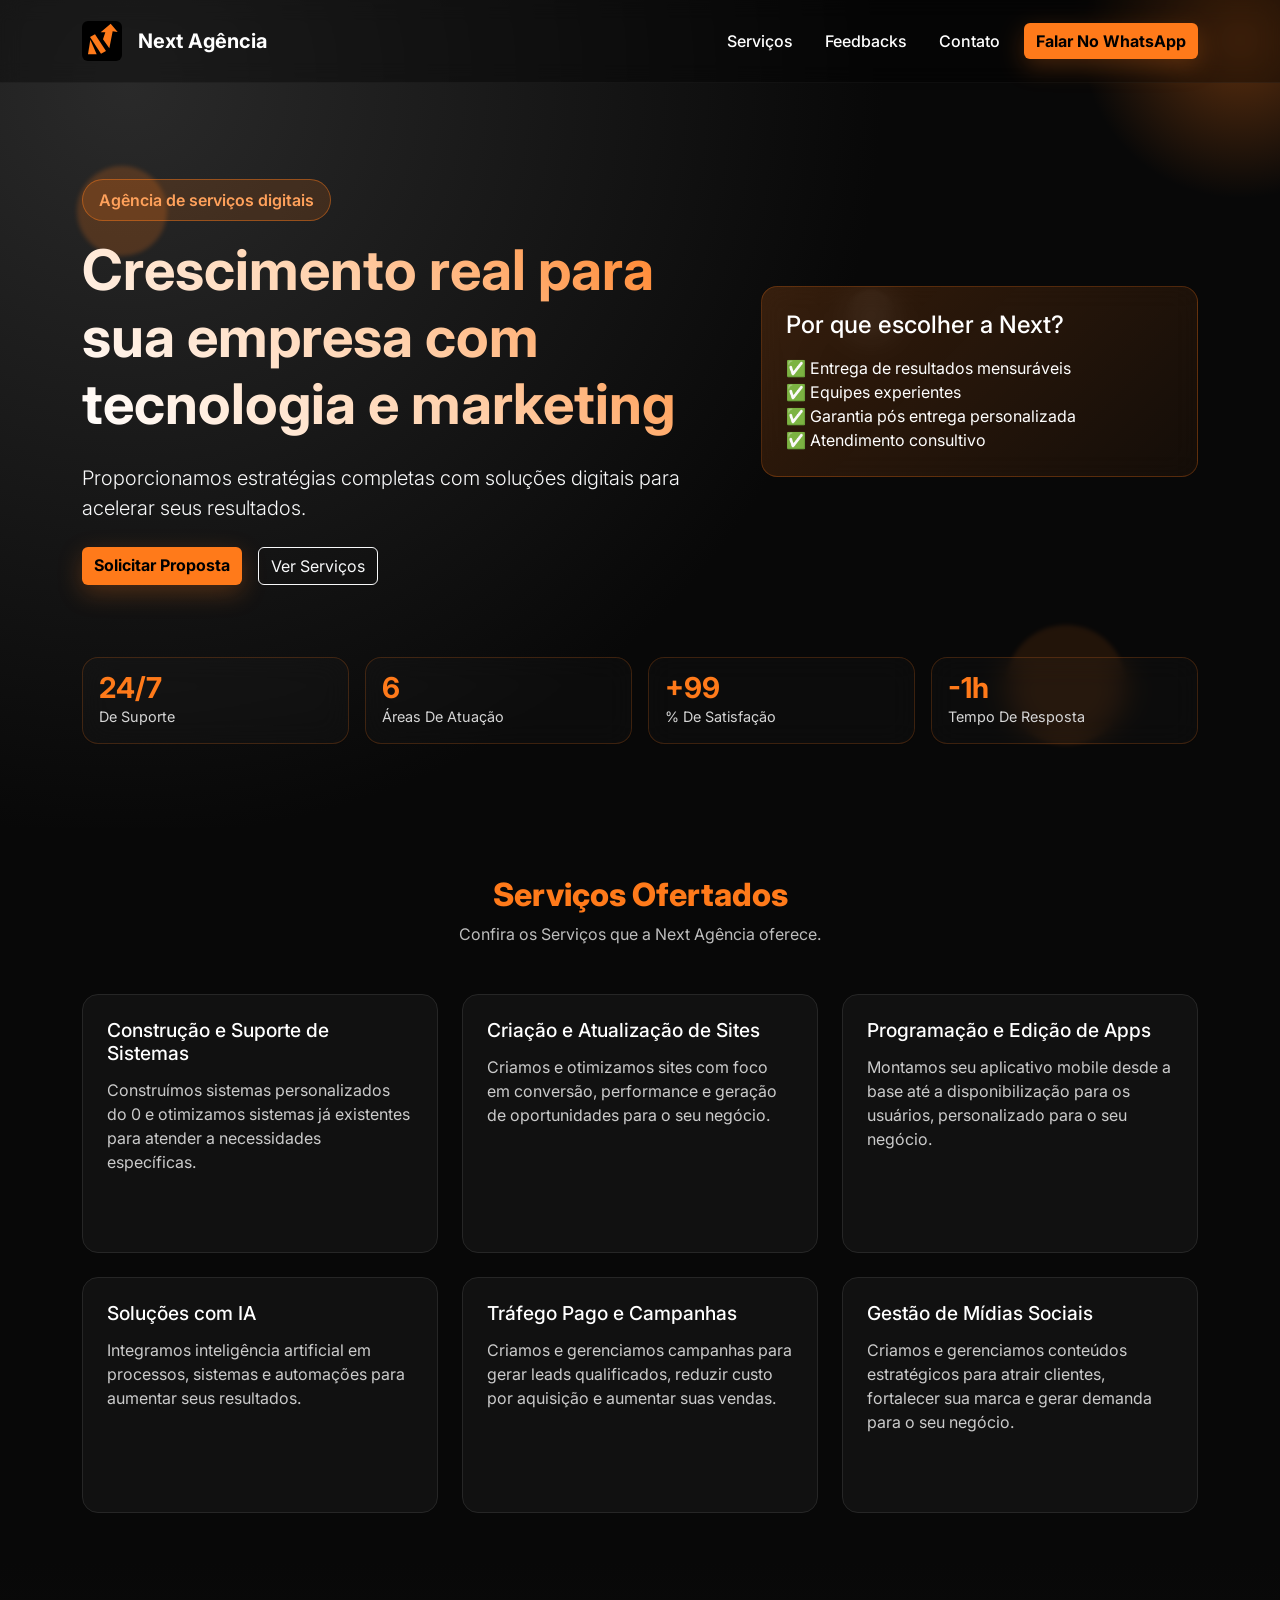
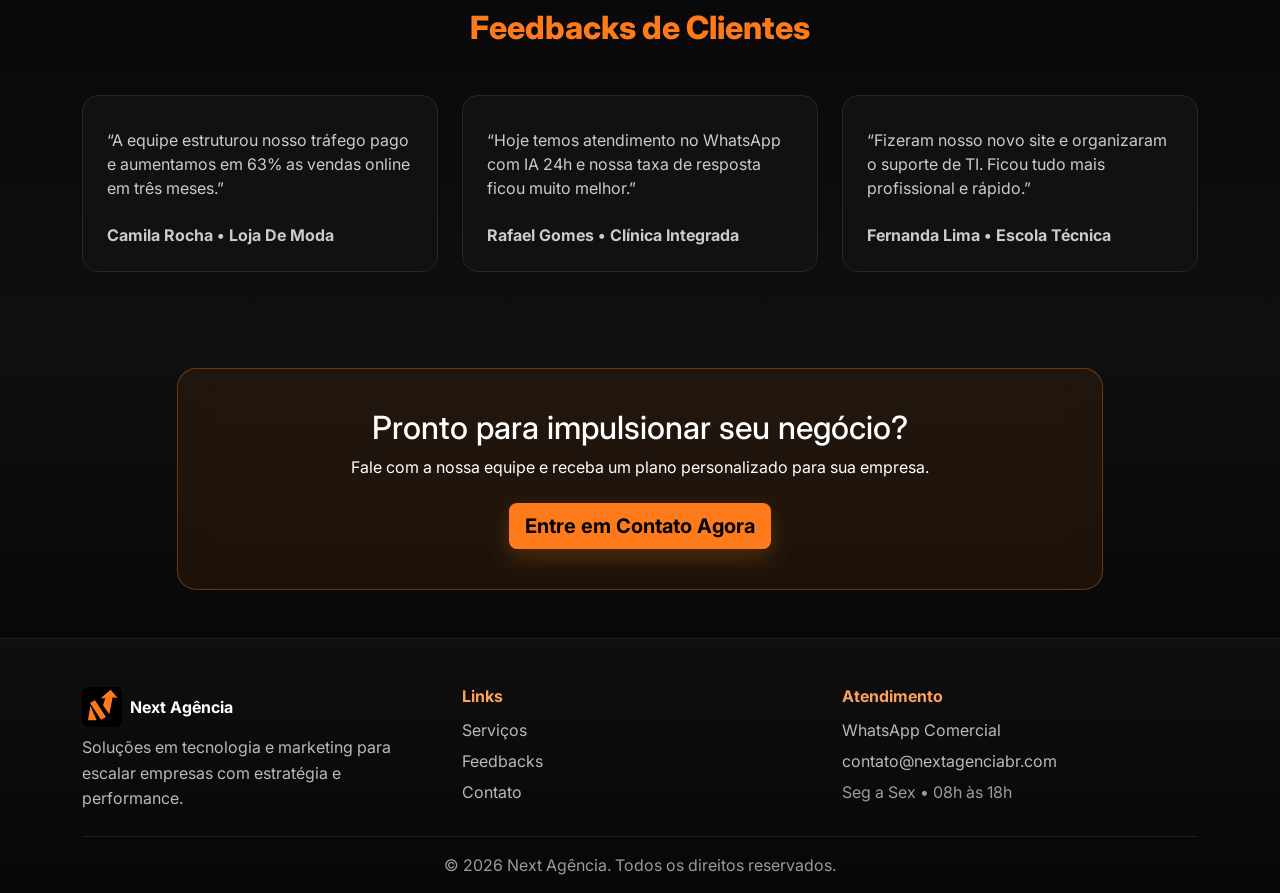
<file: index.html>
<!doctype html>
<html lang="pt-BR">
  <head>
    <meta charset="UTF-8" />
    <meta name="viewport" content="width=device-width, initial-scale=1.0" />

    <!-- Open Graph -->
    <meta property="og:title" content="Next Agência | Soluções Digitais">
    <meta property="og:description" content="Soluções em tecnologia e marketing para escalar empresas com estratégia, performance e resultados.">
    <meta property="og:image" content="https://nextagenciabr.com/assets/preview-v3.png">
    <meta property="og:url" content="https://nextagenciabr.com">
    <meta property="og:type" content="website">

     <meta property="og:image:type" content="image/png">
    <meta property="og:image:width" content="1200">
    <meta property="og:image:height" content="630">
    <!-- WhatsApp / Geral -->
    <meta name="twitter:card" content="summary_large_image">

    <title>Next Agência | Soluções Digitais</title>

    <link rel="icon" type="image/svg+xml" href="assets/logo.svg">
    <link rel="icon" type="image/png" sizes="32x32" href="assets/favicon.png">
    <link rel="apple-touch-icon" href="assets/favicon.png">

    <meta
      name="description"
      content="Agência de venda de serviços digitais: suporte de TI, tráfego pago, mídias sociais, sites, apps e IA para WhatsApp."
    />

    <link
      href="https://cdn.jsdelivr.net/npm/bootstrap@5.3.3/dist/css/bootstrap.min.css"
      rel="stylesheet"
    />

    <link rel="preconnect" href="https://fonts.googleapis.com" />
    <link rel="preconnect" href="https://fonts.gstatic.com" crossorigin />
    <link
      href="https://fonts.googleapis.com/css2?family=Inter:wght@100..900&display=swap"
      rel="stylesheet"
    />

    <link rel="stylesheet" href="styles.css" />
  </head>

  <body>
    <header class="hero position-relative overflow-hidden" id="inicio">
      <div class="floating floating-1"></div>
      <div class="floating floating-2"></div>
      <div class="floating floating-3"></div>

      <nav class="navbar navbar-expand-lg py-3">
        <div class="container">
          <a
            class="navbar-brand d-flex align-items-center gap-3"
            href="#inicio"
          >
            <img src="assets/logo.svg" alt="Logo Next Agência" class="logo" />
            <span class="brand-text">Next Agência</span>
          </a>

          <button
            class="navbar-toggler"
            type="button"
            data-bs-toggle="collapse"
            data-bs-target="#menu"
          >
            <span class="navbar-toggler-icon"></span>
          </button>

          <div class="collapse navbar-collapse" id="menu">
            <ul class="navbar-nav ms-auto align-items-lg-center gap-lg-3">
              <li class="nav-item">
                <a class="nav-link" href="#servicos">Serviços</a>
              </li>

              <li class="nav-item">
                <a class="nav-link" href="#feedbacks">Feedbacks</a>
              </li>

              <li class="nav-item">
                <a class="nav-link" href="#contato">Contato</a>
              </li>

              <li class="nav-item">
                <a
                  class="btn btn-whatsapp pulse"
                  href="https://wa.me/555198177045?text=Olá%2C%20quero%20um%20orçamento%20da%20Next%20Agência"
                  target="_blank"
                  rel="noopener noreferrer"
                >
                  Falar No WhatsApp
                </a>
              </li>
            </ul>
          </div>
        </div>
      </nav>

      <div class="container py-5 hero-content">
        <div class="row align-items-center g-5 py-lg-5">
          <div class="col-lg-7 reveal">
            <p class="badge-custom">Agência de serviços digitais</p>

            <h1 class="display-4 fw-bold gradient-text">
              Crescimento real para sua empresa com tecnologia e marketing
            </h1>

            <p class="lead mt-4 text-light">
              Proporcionamos estratégias completas com soluções digitais para
              acelerar seus resultados.
            </p>

            <div class="d-flex flex-wrap gap-3 mt-4">
              <a
                href="https://wa.me/555198177045?text=Olá%2C%20quero%20uma%20consultoria%20completa"
                class="btn btn-cta pulse"
                target="_blank"
                rel="noopener noreferrer"
              >
                Solicitar Proposta
              </a>

              <a href="#servicos" class="btn btn-outline-light">
                Ver Serviços
              </a>
            </div>
          </div>

          <div class="col-lg-5 reveal">
            <div class="hero-card p-4 glass">
              <h2 class="h4 mb-3">Por que escolher a Next?</h2>

              <ul class="list-unstyled m-0">
                <li>✅ Entrega de resultados mensuráveis</li>
                <li>✅ Equipes experientes</li>
                <li>✅ Garantia pós entrega personalizada</li>
                <li>✅ Atendimento consultivo</li>
              </ul>
            </div>
          </div>
        </div>

        <div class="row g-3 mt-2 stats reveal">
          <div class="col-6 col-lg-3">
            <div class="stats-card glass">
              <strong>24/7</strong>
              <span>De Suporte</span>
            </div>
          </div>

          <div class="col-6 col-lg-3">
            <div class="stats-card glass">
              <strong>6</strong>
              <span>Áreas De Atuação</span>
            </div>
          </div>

          <div class="col-6 col-lg-3">
            <div class="stats-card glass">
              <strong>+99</strong>
              <span>% De Satisfação</span>
            </div>
          </div>

          <div class="col-6 col-lg-3">
            <div class="stats-card glass">
              <strong>-1h</strong>
              <span>Tempo De Resposta</span>
            </div>
          </div>
        </div>
      </div>
    </header>

    <main>
      <section id="servicos" class="section py-5">
        <div class="container">
          <div class="text-center mb-5 reveal">
            <h2 class="section-title">Serviços Ofertados</h2>

            <p class="section-subtitle">
              Confira os Serviços que a Next Agência oferece.
            </p>
          </div>

          <div class="row g-4">
            <div class="col-md-6 col-xl-4 reveal">
              <article class="service-card h-100 shine">
                <h3>Construção e Suporte de Sistemas</h3>

                <p>
                  Construímos sistemas personalizados do 0 e otimizamos sistemas
                  já existentes para atender a necessidades específicas.
                </p>

                <a class="btn service-more" href="servico-suporte-ti.html">
                  Saiba Mais
                </a>
              </article>
            </div>

            <div class="col-md-6 col-xl-4 reveal">
              <article class="service-card h-100 shine">
                <h3>Criação e Atualização de Sites</h3>

                <p>
                  Criamos e otimizamos sites com foco em conversão, performance
                  e geração de oportunidades para o seu negócio.
                </p>

                <a class="btn service-more" href="servico-sites.html">
                  Saiba Mais
                </a>
              </article>
            </div>

            <div class="col-md-6 col-xl-4 reveal">
              <article class="service-card h-100 shine">
                <h3>Programação e Edição de Apps</h3>

                <p>
                  Montamos seu aplicativo mobile desde a base até a
                  disponibilização para os usuários, personalizado para o seu
                  negócio.
                </p>

                <a class="btn service-more" href="servico-apps.html">
                  Saiba Mais
                </a>
              </article>
            </div>

            <div class="col-md-6 col-xl-4 reveal">
              <article class="service-card h-100 shine">
                <h3>Soluções com IA</h3>

                <p>
                  Integramos inteligência artificial em processos, sistemas e
                  automações para aumentar seus resultados.
                </p>

                <a class="btn service-more" href="servico-ia.html">
                  Saiba Mais
                </a>
              </article>
            </div>

            <div class="col-md-6 col-xl-4 reveal">
              <article class="service-card h-100 shine">
                <h3>Tráfego Pago e Campanhas</h3>

                <p>
                  Criamos e gerenciamos campanhas para gerar leads qualificados,
                  reduzir custo por aquisição e aumentar suas vendas.
                </p>

                <a class="btn service-more" href="servico-trafego-pago.html">
                  Saiba Mais
                </a>
              </article>
            </div>

            <div class="col-md-6 col-xl-4 reveal">
              <article class="service-card h-100 shine">
                <h3>Gestão de Mídias Sociais</h3>

                <p>
                  Criamos e gerenciamos conteúdos estratégicos para atrair
                  clientes, fortalecer sua marca e gerar demanda para o seu
                  negócio.
                </p>

                <a class="btn service-more" href="servico-midias-sociais.html">
                  Saiba Mais
                </a>
              </article>
            </div>
          </div>
        </div>
      </section>

      <section id="feedbacks" class="section py-5 feedbacks">
        <div class="container">
          <div class="text-center mb-5 reveal">
            <h2 class="section-title">Feedbacks de Clientes</h2>
          </div>

          <div class="row g-4" id="feedbackList"></div>
        </div>
      </section>

      <section id="contato" class="section py-5 cta-section">
        <div class="container">
          <div class="row justify-content-center">
            <div class="col-lg-10 reveal">
              <div class="cta-box text-center glass">
                <h2>Pronto para impulsionar seu negócio?</h2>

                <p class="mb-4">
                  Fale com a nossa equipe e receba um plano personalizado para
                  sua empresa.
                </p>

                <a
                  href="https://wa.me/555198177045?text=Olá%2C%20quero%20crescer%20com%20a%20Next%20Agência"
                  target="_blank"
                  rel="noopener noreferrer"
                  class="btn btn-cta btn-lg pulse"
                >
                  Entre em Contato Agora
                </a>
              </div>
            </div>
          </div>
        </div>
      </section>
    </main>

    <footer class="footer-top pt-5 pb-3">
      <div class="container">
        <div class="row g-4">
          <div class="col-lg-4">
            <div class="d-flex align-items-center gap-2 mb-2">
              <img src="assets/logo.svg" class="logo" />

              <strong class="brand-text"> Next Agência </strong>
            </div>

            <p class="footer-text mb-0">
              Soluções em tecnologia e marketing para escalar empresas com
              estratégia e performance.
            </p>
          </div>

          <div class="col-6 col-lg-4">
            <h3 class="footer-title">Links</h3>

            <ul class="footer-links list-unstyled m-0">
              <li>
                <a href="#servicos">Serviços</a>
              </li>

              <li>
                <a href="#feedbacks">Feedbacks</a>
              </li>

              <li>
                <a href="#contato">Contato</a>
              </li>
            </ul>
          </div>

          <div class="col-6 col-lg-4">
            <h3 class="footer-title">Atendimento</h3>

            <ul class="footer-links list-unstyled m-0">
              <li>
                <a href="https://wa.me/555198177045" target="_blank">
                  WhatsApp Comercial
                </a>
              </li>

              <li>
                <a href="mailto:contato@nextagenciabr.com">
                  contato@nextagenciabr.com
                </a>
              </li>

              <li>Seg a Sex • 08h às 18h</li>
            </ul>
          </div>
        </div>

        <div class="footer-bottom mt-4 pt-3 text-center">
          <p class="m-0">
            © <span id="year"></span> Next Agência. Todos os direitos
            reservados.
          </p>
        </div>
      </div>
    </footer>

    <script src="https://cdn.jsdelivr.net/npm/bootstrap@5.3.3/dist/js/bootstrap.bundle.min.js"></script>

    <script src="script.js"></script>
  </body>
</html>
</file>
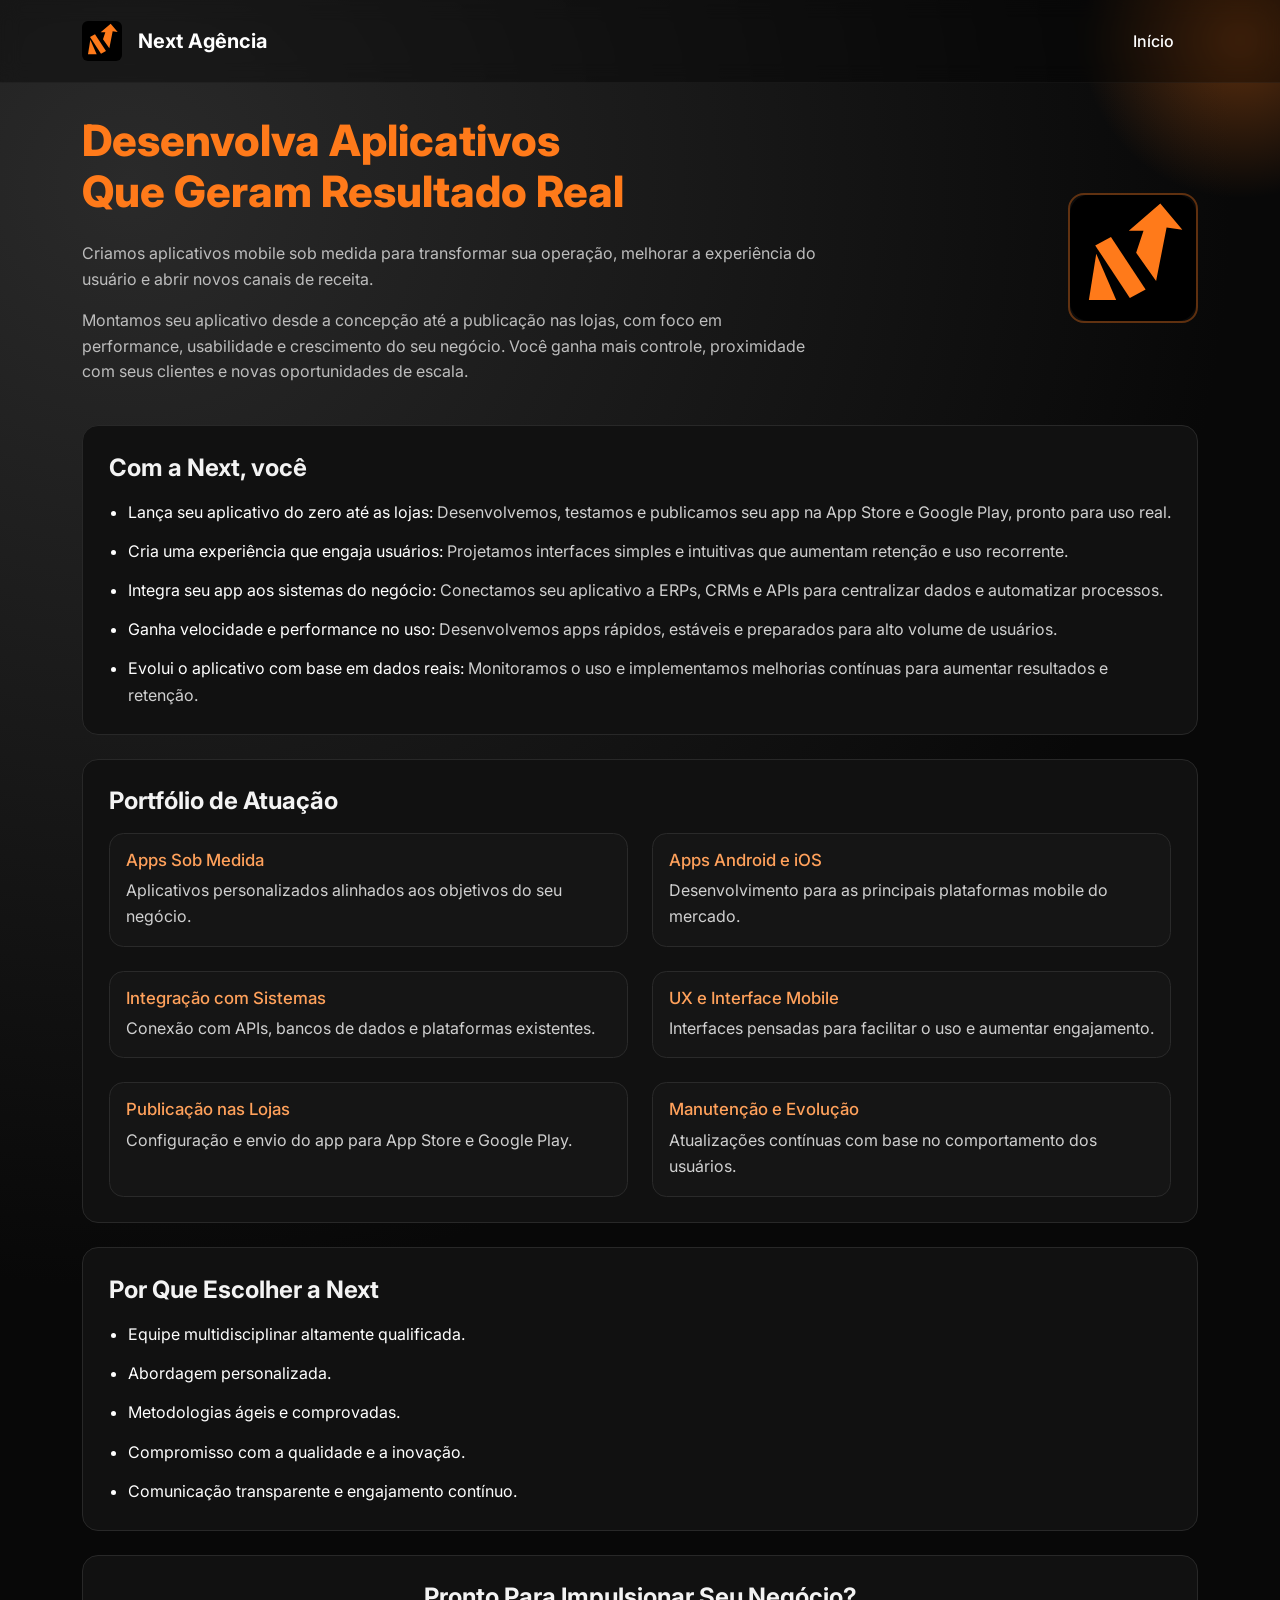
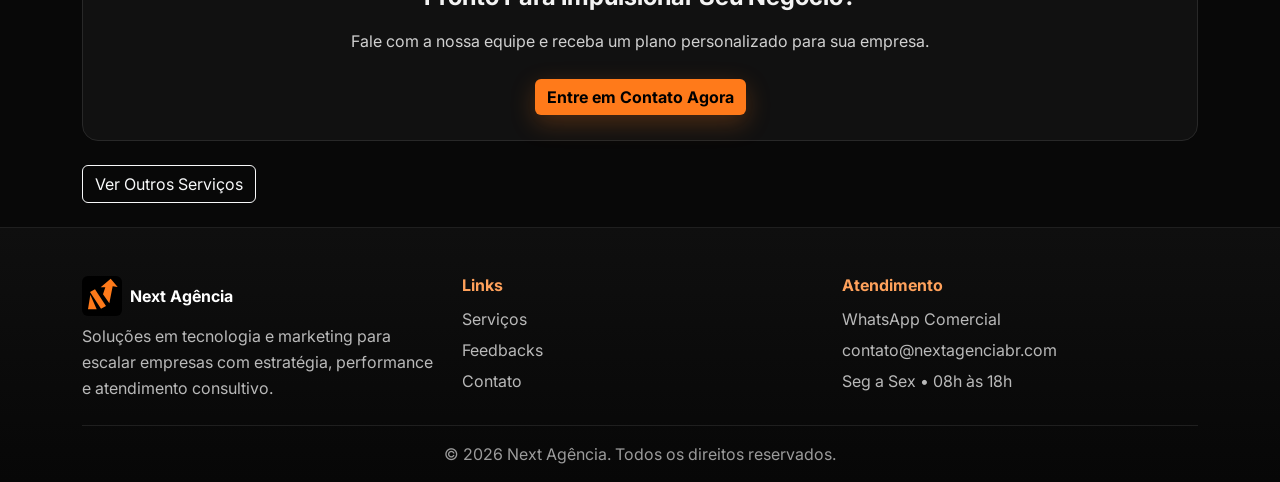
<file: servico-apps.html>
<!doctype html>
<html lang="pt-BR">
  <head>
    <meta charset="UTF-8" />
    <meta name="viewport" content="width=device-width, initial-scale=1.0" />

        <!-- Open Graph -->
    <meta property="og:title" content="Next Agência | Soluções Digitais">
    <meta property="og:description" content="Soluções em tecnologia e marketing para escalar empresas com estratégia, performance e resultados.">
    <meta property="og:image" content="https://nextagenciabr.com/assets/preview-v3.png">
    <meta property="og:url" content="https://nextagenciabr.com">
    <meta property="og:type" content="website">

    <meta property="og:image:type" content="image/png">
    <meta property="og:image:width" content="1200">
    <meta property="og:image:height" content="630">
    <!-- WhatsApp / Geral -->
    <meta name="twitter:card" content="summary_large_image">

    <title>Desenvolvimento De Apps | Next Agência</title>

    <link rel="icon" type="image/svg+xml" href="assets/logo.svg">
    <link rel="icon" type="image/png" sizes="32x32" href="assets/favicon.png">
    <link rel="apple-touch-icon" href="assets/favicon.png">

    <link
      href="https://cdn.jsdelivr.net/npm/bootstrap@5.3.3/dist/css/bootstrap.min.css"
      rel="stylesheet"
    />
    <link rel="preconnect" href="https://fonts.googleapis.com" />
    <link rel="preconnect" href="https://fonts.gstatic.com" crossorigin />
    <link
      href="https://fonts.googleapis.com/css2?family=Inter:wght@100..900&display=swap"
      rel="stylesheet"
    />

    <link rel="stylesheet" href="styles.css" />
  </head>

  <body class="service-page">
    <header class="hero position-relative overflow-hidden" id="inicio">
      <nav class="navbar navbar-expand-lg py-3">
        <div class="container">
          <a
            class="navbar-brand d-flex align-items-center gap-3"
            href="index.html"
          >
            <img src="assets/logo.svg" alt="Logo Next Agência" class="logo" />
            <span class="brand-text">Next Agência</span>
          </a>

          <button
            class="navbar-toggler"
            type="button"
            data-bs-toggle="collapse"
            data-bs-target="#menu"
          >
            <span class="navbar-toggler-icon"></span>
          </button>

          <div class="collapse navbar-collapse" id="menu">
            <ul class="navbar-nav ms-auto align-items-lg-center gap-lg-3">
              <li class="nav-item">
                <a class="nav-link" href="index.html">Início</a>
              </li>

              <li class="nav-item">
              </li>
            </ul>
          </div>
        </div>
      </nav>

      <div class="container py-4 mt-2">
        <div class="row g-4 align-items-center mb-4">
          <div class="col-lg-8">
            <h1 class="section-title mb-4">
              Desenvolva Aplicativos Que Geram Resultado Real
            </h1>

            <p class="section-subtitle">
              Criamos aplicativos mobile sob medida para transformar sua
              operação, melhorar a experiência do usuário e abrir novos canais
              de receita.
            </p>

            <p class="section-subtitle">
              Montamos seu aplicativo desde a concepção até a publicação nas
              lojas, com foco em performance, usabilidade e crescimento do seu
              negócio. Você ganha mais controle, proximidade com seus clientes e
              novas oportunidades de escala.
            </p>
          </div>

          <div class="col-lg-4 text-lg-end">
            <img src="assets/logo.svg" class="service-hero-image" />
          </div>
        </div>

        <section class="service-detail-section mb-4">
          <h2 class="h4 mb-3">Com a Next, você</h2>

          <ul class="service-list m-0">
            <li>
              Lança seu aplicativo do zero até as lojas:
              <span class="color-secondary">
                Desenvolvemos, testamos e publicamos seu app na App Store e
                Google Play, pronto para uso real.
              </span>
            </li>
            <li>
              Cria uma experiência que engaja usuários:
              <span class="color-secondary">
                Projetamos interfaces simples e intuitivas que aumentam retenção
                e uso recorrente.
              </span>
            </li>
            <li>
              Integra seu app aos sistemas do negócio:
              <span class="color-secondary">
                Conectamos seu aplicativo a ERPs, CRMs e APIs para centralizar
                dados e automatizar processos.
              </span>
            </li>
            <li>
              Ganha velocidade e performance no uso:
              <span class="color-secondary">
                Desenvolvemos apps rápidos, estáveis e preparados para alto
                volume de usuários.
              </span>
            </li>
            <li>
              Evolui o aplicativo com base em dados reais:
              <span class="color-secondary">
                Monitoramos o uso e implementamos melhorias contínuas para
                aumentar resultados e retenção.
              </span>
            </li>
          </ul>
        </section>

        <section class="service-detail-section mb-4">
          <h2 class="h4 mb-3">Portfólio de Atuação</h2>

          <div class="row g-4">
            <div class="col-md-6">
              <article class="service-topic-card h-100">
                <h3>Apps Sob Medida</h3>
                <p>
                  Aplicativos personalizados alinhados aos objetivos do seu
                  negócio.
                </p>
              </article>
            </div>

            <div class="col-md-6">
              <article class="service-topic-card h-100">
                <h3>Apps Android e iOS</h3>
                <p>
                  Desenvolvimento para as principais plataformas mobile do
                  mercado.
                </p>
              </article>
            </div>

            <div class="col-md-6">
              <article class="service-topic-card h-100">
                <h3>Integração com Sistemas</h3>
                <p>
                  Conexão com APIs, bancos de dados e plataformas existentes.
                </p>
              </article>
            </div>

            <div class="col-md-6">
              <article class="service-topic-card h-100">
                <h3>UX e Interface Mobile</h3>
                <p>
                  Interfaces pensadas para facilitar o uso e aumentar
                  engajamento.
                </p>
              </article>
            </div>

            <div class="col-md-6">
              <article class="service-topic-card h-100">
                <h3>Publicação nas Lojas</h3>
                <p>Configuração e envio do app para App Store e Google Play.</p>
              </article>
            </div>

            <div class="col-md-6">
              <article class="service-topic-card h-100">
                <h3>Manutenção e Evolução</h3>
                <p>
                  Atualizações contínuas com base no comportamento dos usuários.
                </p>
              </article>
            </div>
          </div>
        </section>

        <section class="service-detail-section mb-4">
          <h2 class="h4 mb-3">Por Que Escolher a Next</h2>

          <ul class="service-list m-0">
            <li>Equipe multidisciplinar altamente qualificada.</li>
            <li>Abordagem personalizada.</li>
            <li>Metodologias ágeis e comprovadas.</li>
            <li>Compromisso com a qualidade e a inovação.</li>
            <li>Comunicação transparente e engajamento contínuo.</li>
          </ul>
        </section>

        <section class="service-detail-section text-center">
          <h2 class="h4 mb-3">Pronto Para Impulsionar Seu Negócio?</h2>

          <p class="mb-4">
            Fale com a nossa equipe e receba um plano personalizado para sua
            empresa.
          </p>

          <a
            class="btn btn-cta"
            target="_blank"
            href="https://wa.me/555198177045?text=Quero%20Criar%20Um%20Sistema%20Ou%20App%20Para%20Meu%20Neg%C3%B3cio"
          >
            Entre em Contato Agora
          </a>
        </section>

        <a href="index.html#servicos" class="btn btn-outline-light mt-4">
          Ver Outros Serviços
        </a>
      </div>
    </header>

    <footer class="footer-top pt-5 pb-3">
      <div class="container">
        <div class="row g-4">
          <div class="col-lg-4">
            <div class="d-flex align-items-center gap-2 mb-2">
              <img src="assets/logo.svg" class="logo" />
              <strong class="brand-text">Next Agência</strong>
            </div>

            <p class="footer-text mb-0">
              Soluções em tecnologia e marketing para escalar empresas com
              estratégia, performance e atendimento consultivo.
            </p>
          </div>

          <div class="col-6 col-lg-4">
            <h3 class="footer-title">Links</h3>
            <ul class="footer-links list-unstyled m-0">
              <li><a href="index.html#servicos">Serviços</a></li>
              <li><a href="index.html#feedbacks">Feedbacks</a></li>
              <li><a href="index.html#contato">Contato</a></li>
            </ul>
          </div>

          <div class="col-6 col-lg-4">
            <h3 class="footer-title">Atendimento</h3>
            <ul class="footer-links list-unstyled m-0">
              <li>
                <a href="https://wa.me/555198177045" target="_blank">
                  WhatsApp Comercial
                </a>
              </li>

              <li>
                <a href="mailto:contato@nextagenciabr.com">
                  contato@nextagenciabr.com
                </a>
              </li>

              <li>
                <span>Seg a Sex • 08h às 18h</span>
              </li>
            </ul>
          </div>
        </div>

        <div class="footer-bottom mt-4 pt-3 text-center">
          <p class="m-0">
            © <span id="year"></span> Next Agência. Todos os direitos
            reservados.
          </p>
        </div>
      </div>
    </footer>

    <script src="script.js"></script>
  </body>
</html>
</file>
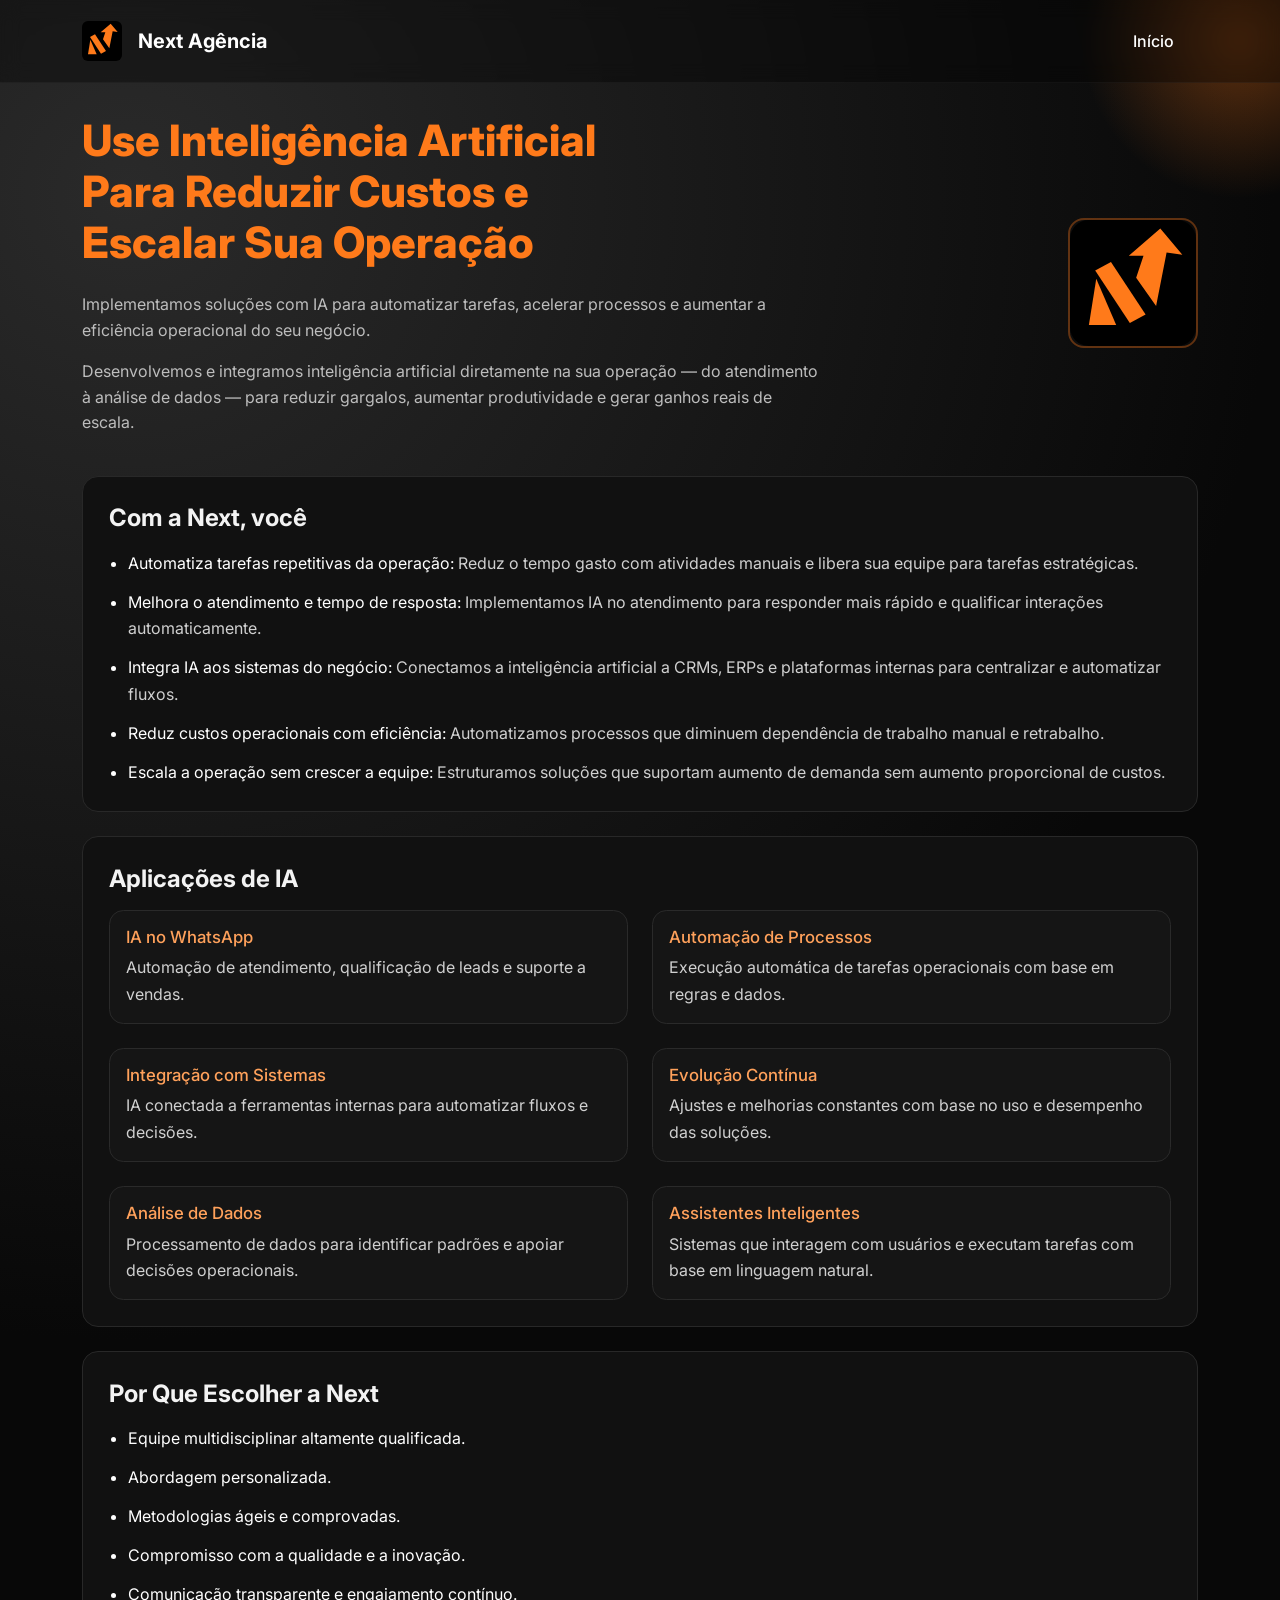
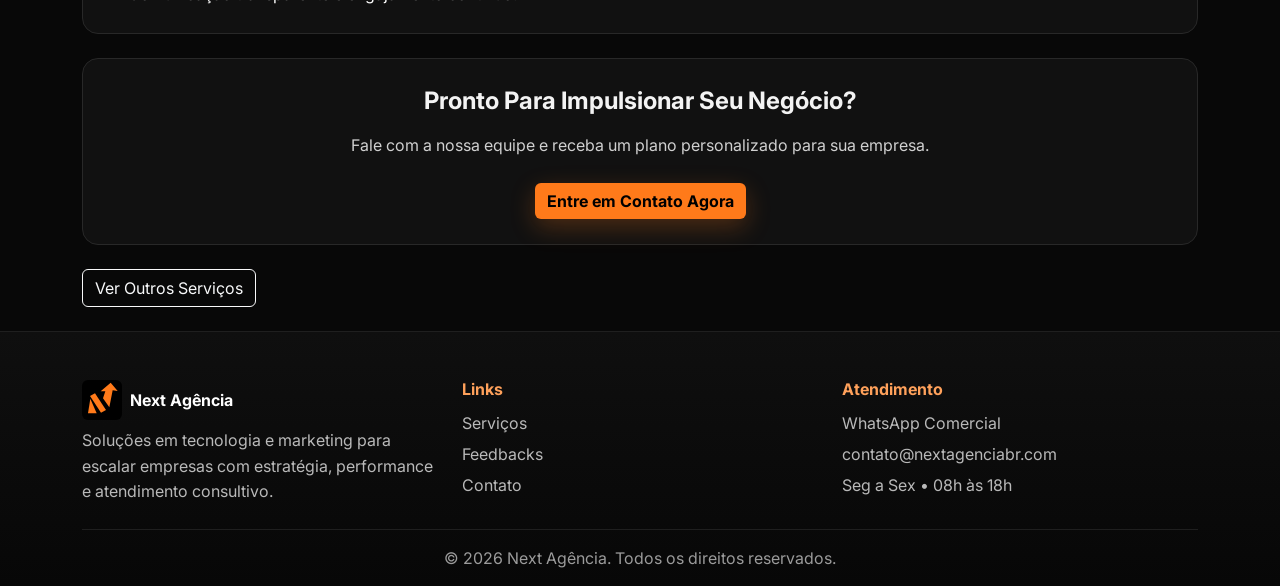
<file: servico-ia.html>
<!doctype html>
<html lang="pt-BR">
  <head>
    <meta charset="UTF-8" />
    <meta name="viewport" content="width=device-width, initial-scale=1.0" />

        <!-- Open Graph -->
    <meta property="og:title" content="Next Agência | Soluções Digitais">
    <meta property="og:description" content="Soluções em tecnologia e marketing para escalar empresas com estratégia, performance e resultados.">
    <meta property="og:image" content="https://nextagenciabr.com/assets/preview-v3.png">
    <meta property="og:url" content="https://nextagenciabr.com">
    <meta property="og:type" content="website">
    
    <meta property="og:image:type" content="image/png">
    <meta property="og:image:width" content="1200">
    <meta property="og:image:height" content="630">
    <!-- WhatsApp / Geral -->
    <meta name="twitter:card" content="summary_large_image">

    <title>Soluções com IA | Next Agência</title>

    <link rel="icon" type="image/svg+xml" href="assets/logo.svg">
    <link rel="icon" type="image/png" sizes="32x32" href="assets/favicon.png">
    <link rel="apple-touch-icon" href="assets/favicon.png">

    <link
      href="https://cdn.jsdelivr.net/npm/bootstrap@5.3.3/dist/css/bootstrap.min.css"
      rel="stylesheet"
    />
    <link rel="preconnect" href="https://fonts.googleapis.com" />
    <link rel="preconnect" href="https://fonts.gstatic.com" crossorigin />
    <link
      href="https://fonts.googleapis.com/css2?family=Inter:wght@100..900&display=swap"
      rel="stylesheet"
    />

    <link rel="stylesheet" href="styles.css" />
  </head>

  <body class="service-page">
    <header class="hero position-relative overflow-hidden" id="inicio">
      <nav class="navbar navbar-expand-lg py-3">
        <div class="container">
          <a
            class="navbar-brand d-flex align-items-center gap-3"
            href="index.html"
          >
            <img src="assets/logo.svg" alt="Logo Next Agência" class="logo" />
            <span class="brand-text">Next Agência</span>
          </a>

          <button
            class="navbar-toggler"
            type="button"
            data-bs-toggle="collapse"
            data-bs-target="#menu"
          >
            <span class="navbar-toggler-icon"></span>
          </button>

          <div class="collapse navbar-collapse" id="menu">
            <ul class="navbar-nav ms-auto align-items-lg-center gap-lg-3">
              <li class="nav-item">
                <a class="nav-link" href="index.html">Início</a>
              </li>

              <li class="nav-item">
              </li>
            </ul>
          </div>
        </div>
      </nav>

      <div class="container py-4 mt-2">
        <div class="row g-4 align-items-center mb-4">
          <div class="col-lg-8">
            <h1 class="section-title mb-4">
              Use Inteligência Artificial Para Reduzir Custos e Escalar Sua
              Operação
            </h1>

            <p class="section-subtitle">
              Implementamos soluções com IA para automatizar tarefas, acelerar
              processos e aumentar a eficiência operacional do seu negócio.
            </p>

            <p class="section-subtitle">
              Desenvolvemos e integramos inteligência artificial diretamente na
              sua operação — do atendimento à análise de dados — para reduzir
              gargalos, aumentar produtividade e gerar ganhos reais de escala.
            </p>
          </div>

          <div class="col-lg-4 text-lg-end">
            <img src="assets/logo.svg" class="service-hero-image" />
          </div>
        </div>

        <section class="service-detail-section mb-4">
          <h2 class="h4 mb-3">Com a Next, você</h2>

          <ul class="service-list m-0">
            <li>
              Automatiza tarefas repetitivas da operação:
              <span class="color-secondary">
                Reduz o tempo gasto com atividades manuais e libera sua equipe
                para tarefas estratégicas.
              </span>
            </li>

            <li>
              Melhora o atendimento e tempo de resposta:
              <span class="color-secondary">
                Implementamos IA no atendimento para responder mais rápido e
                qualificar interações automaticamente.
              </span>
            </li>

            <li>
              Integra IA aos sistemas do negócio:
              <span class="color-secondary">
                Conectamos a inteligência artificial a CRMs, ERPs e plataformas
                internas para centralizar e automatizar fluxos.
              </span>
            </li>

            <li>
              Reduz custos operacionais com eficiência:
              <span class="color-secondary">
                Automatizamos processos que diminuem dependência de trabalho
                manual e retrabalho.
              </span>
            </li>

            <li>
              Escala a operação sem crescer a equipe:
              <span class="color-secondary">
                Estruturamos soluções que suportam aumento de demanda sem
                aumento proporcional de custos.
              </span>
            </li>
          </ul>
        </section>

        <section class="service-detail-section mb-4">
          <h2 class="h4 mb-3">Aplicações de IA</h2>

          <div class="row g-4">
            <div class="col-md-6">
              <article class="service-topic-card h-100">
                <h3>IA no WhatsApp</h3>
                <p>
                  Automação de atendimento, qualificação de leads e suporte a
                  vendas.
                </p>
              </article>
            </div>

            <div class="col-md-6">
              <article class="service-topic-card h-100">
                <h3>Automação de Processos</h3>
                <p>
                  Execução automática de tarefas operacionais com base em regras
                  e dados.
                </p>
              </article>
            </div>

            <div class="col-md-6">
              <article class="service-topic-card h-100">
                <h3>Integração com Sistemas</h3>
                <p>
                  IA conectada a ferramentas internas para automatizar fluxos e
                  decisões.
                </p>
              </article>
            </div>

            <div class="col-md-6">
              <article class="service-topic-card h-100">
                <h3>Evolução Contínua</h3>
                <p>
                  Ajustes e melhorias constantes com base no uso e desempenho
                  das soluções.
                </p>
              </article>
            </div>

            <div class="col-md-6">
              <article class="service-topic-card h-100">
                <h3>Análise de Dados</h3>
                <p>
                  Processamento de dados para identificar padrões e apoiar
                  decisões operacionais.
                </p>
              </article>
            </div>

            <div class="col-md-6">
              <article class="service-topic-card h-100">
                <h3>Assistentes Inteligentes</h3>
                <p>
                  Sistemas que interagem com usuários e executam tarefas com
                  base em linguagem natural.
                </p>
              </article>
            </div>
          </div>
        </section>

        <section class="service-detail-section mb-4">
          <h2 class="h4 mb-3">Por Que Escolher a Next</h2>

          <ul class="service-list m-0">
            <li>Equipe multidisciplinar altamente qualificada.</li>
            <li>Abordagem personalizada.</li>
            <li>Metodologias ágeis e comprovadas.</li>
            <li>Compromisso com a qualidade e a inovação.</li>
            <li>Comunicação transparente e engajamento contínuo.</li>
          </ul>
        </section>

        <section class="service-detail-section text-center">
          <h2 class="h4 mb-3">Pronto Para Impulsionar Seu Negócio?</h2>

          <p class="mb-4">
            Fale com a nossa equipe e receba um plano personalizado para sua
            empresa.
          </p>

          <a
            class="btn btn-cta"
            target="_blank"
            href="https://wa.me/555198177045?text=Quero%20Automatizar%20Meu%20Neg%C3%B3cio%20Com%20IA"
          >
            Entre em Contato Agora
          </a>
        </section>

        <a href="index.html#servicos" class="btn btn-outline-light mt-4">
          Ver Outros Serviços
        </a>
      </div>
    </header>

    <footer class="footer-top pt-5 pb-3">
      <div class="container">
        <div class="row g-4">
          <div class="col-lg-4">
            <div class="d-flex align-items-center gap-2 mb-2">
              <img src="assets/logo.svg" class="logo" />
              <strong class="brand-text">Next Agência</strong>
            </div>

            <p class="footer-text mb-0">
              Soluções em tecnologia e marketing para escalar empresas com
              estratégia, performance e atendimento consultivo.
            </p>
          </div>

          <div class="col-6 col-lg-4">
            <h3 class="footer-title">Links</h3>
            <ul class="footer-links list-unstyled m-0">
              <li><a href="index.html#servicos">Serviços</a></li>
              <li><a href="index.html#feedbacks">Feedbacks</a></li>
              <li><a href="index.html#contato">Contato</a></li>
            </ul>
          </div>

          <div class="col-6 col-lg-4">
            <h3 class="footer-title">Atendimento</h3>
            <ul class="footer-links list-unstyled m-0">
              <li>
                <a href="https://wa.me/555198177045" target="_blank">
                  WhatsApp Comercial
                </a>
              </li>
              <li>
                <a href="mailto:contato@nextagenciabr.com"
                  >contato@nextagenciabr.com</a
                >
              </li>
              <li><span>Seg a Sex • 08h às 18h</span></li>
            </ul>
          </div>
        </div>

        <div class="footer-bottom mt-4 pt-3 text-center">
          <p class="m-0">
            © <span id="year"></span> Next Agência. Todos os direitos
            reservados.
          </p>
        </div>
      </div>
    </footer>

    <script src="script.js"></script>
  </body>
</html>
</file>
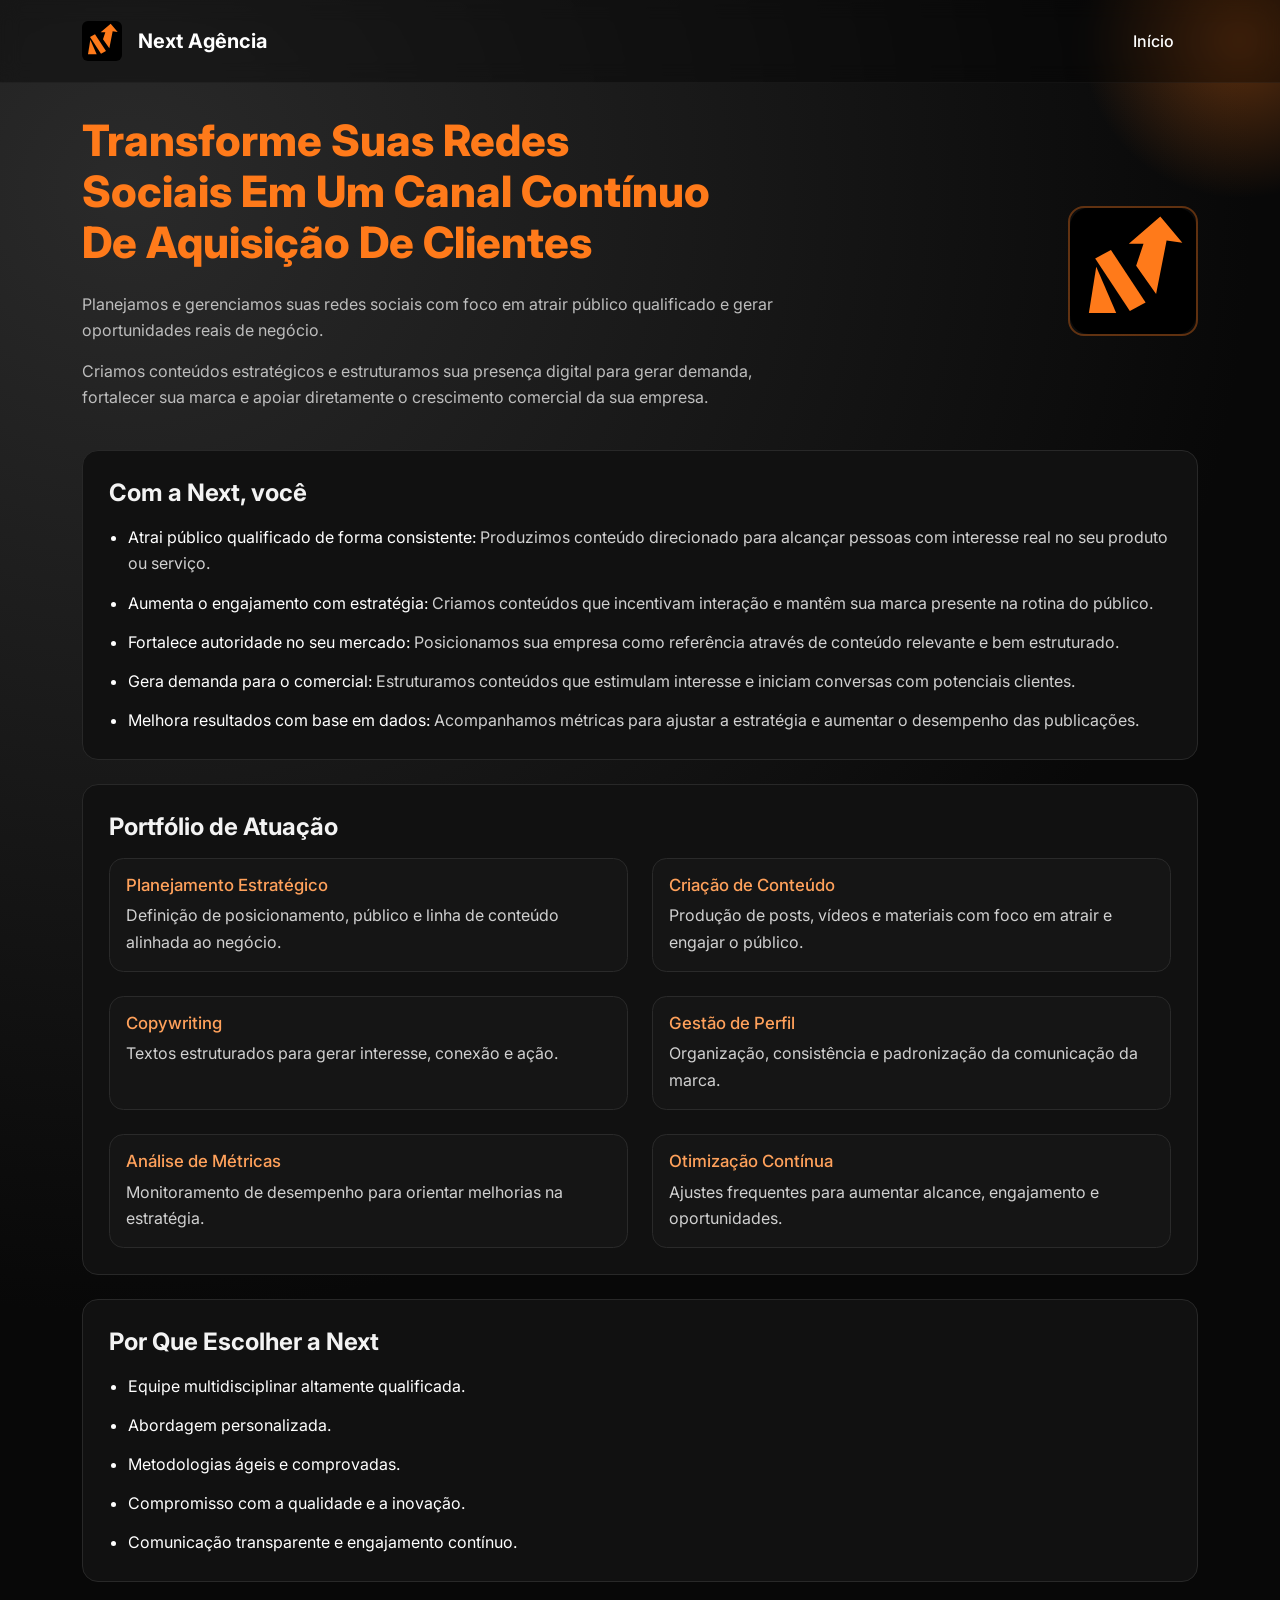
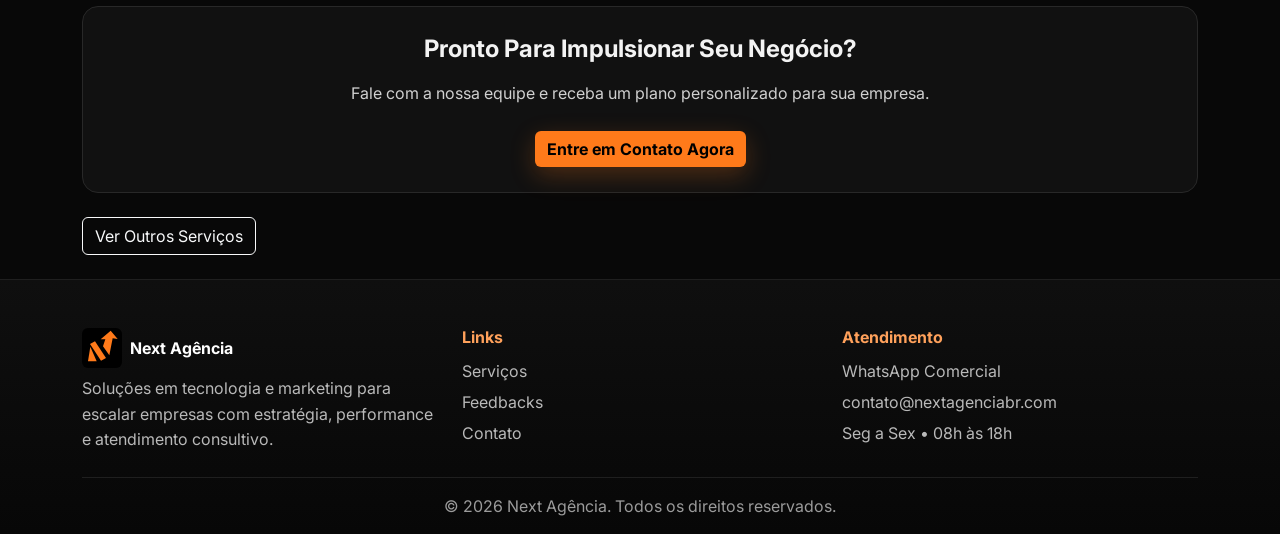
<file: servico-midias-sociais.html>
<!doctype html>
<html lang="pt-BR">
  <head>
    <meta charset="UTF-8" />
    <meta name="viewport" content="width=device-width, initial-scale=1.0" />

    <!-- Open Graph -->
    <meta property="og:title" content="Next Agência | Soluções Digitais">
    <meta property="og:description" content="Soluções em tecnologia e marketing para escalar empresas com estratégia, performance e resultados.">
    <meta property="og:image" content="https://nextagenciabr.com/assets/preview-v3.png">
    <meta property="og:url" content="https://nextagenciabr.com">
    <meta property="og:type" content="website">

    <meta property="og:image:type" content="image/png">
    <meta property="og:image:width" content="1200">
    <meta property="og:image:height" content="630">
    <!-- WhatsApp / Geral -->
    <meta name="twitter:card" content="summary_large_image">
    <title>Mídias Sociais | Next Agência</title>

    <link rel="icon" type="image/svg+xml" href="assets/logo.svg">
    <link rel="icon" type="image/png" sizes="32x32" href="assets/favicon.png">
    <link rel="apple-touch-icon" href="assets/favicon.png">

    <link
      href="https://cdn.jsdelivr.net/npm/bootstrap@5.3.3/dist/css/bootstrap.min.css"
      rel="stylesheet"
    />
    <link rel="preconnect" href="https://fonts.googleapis.com" />
    <link rel="preconnect" href="https://fonts.gstatic.com" crossorigin />
    <link
      href="https://fonts.googleapis.com/css2?family=Inter:wght@100..900&display=swap"
      rel="stylesheet"
    />

    <link rel="stylesheet" href="styles.css" />
  </head>

  <body class="service-page">
    <header class="hero position-relative overflow-hidden" id="inicio">
      <nav class="navbar navbar-expand-lg py-3">
        <div class="container">
          <a
            class="navbar-brand d-flex align-items-center gap-3"
            href="index.html"
          >
            <img src="assets/logo.svg" alt="Logo Next Agência" class="logo" />
            <span class="brand-text">Next Agência</span>
          </a>

          <button
            class="navbar-toggler"
            type="button"
            data-bs-toggle="collapse"
            data-bs-target="#menu"
          >
            <span class="navbar-toggler-icon"></span>
          </button>

          <div class="collapse navbar-collapse" id="menu">
            <ul class="navbar-nav ms-auto align-items-lg-center gap-lg-3">
              <li class="nav-item">
                <a class="nav-link" href="index.html">Início</a>
              </li>

              <li class="nav-item">
              </li>
            </ul>
          </div>
        </div>
      </nav>

      <div class="container py-4 mt-2">
        <div class="row g-4 align-items-center mb-4">
          <div class="col-lg-8">
            <h1 class="section-title mb-4">
              Transforme Suas Redes Sociais Em Um Canal Contínuo De Aquisição De
              Clientes
            </h1>

            <p class="section-subtitle">
              Planejamos e gerenciamos suas redes sociais com foco em atrair
              público qualificado e gerar oportunidades reais de negócio.
            </p>

            <p class="section-subtitle">
              Criamos conteúdos estratégicos e estruturamos sua presença digital
              para gerar demanda, fortalecer sua marca e apoiar diretamente o
              crescimento comercial da sua empresa.
            </p>
          </div>

          <div class="col-lg-4 text-lg-end">
            <img src="assets/logo.svg" class="service-hero-image" />
          </div>
        </div>

        <section class="service-detail-section mb-4">
          <h2 class="h4 mb-3">Com a Next, você</h2>

          <ul class="service-list m-0">
            <li>
              Atrai público qualificado de forma consistente:
              <span class="color-secondary">
                Produzimos conteúdo direcionado para alcançar pessoas com
                interesse real no seu produto ou serviço.
              </span>
            </li>

            <li>
              Aumenta o engajamento com estratégia:
              <span class="color-secondary">
                Criamos conteúdos que incentivam interação e mantêm sua marca
                presente na rotina do público.
              </span>
            </li>

            <li>
              Fortalece autoridade no seu mercado:
              <span class="color-secondary">
                Posicionamos sua empresa como referência através de conteúdo
                relevante e bem estruturado.
              </span>
            </li>

            <li>
              Gera demanda para o comercial:
              <span class="color-secondary">
                Estruturamos conteúdos que estimulam interesse e iniciam
                conversas com potenciais clientes.
              </span>
            </li>

            <li>
              Melhora resultados com base em dados:
              <span class="color-secondary">
                Acompanhamos métricas para ajustar a estratégia e aumentar o
                desempenho das publicações.
              </span>
            </li>
          </ul>
        </section>

        <section class="service-detail-section mb-4">
          <h2 class="h4 mb-3">Portfólio de Atuação</h2>

          <div class="row g-4">
            <div class="col-md-6">
              <article class="service-topic-card h-100">
                <h3>Planejamento Estratégico</h3>
                <p>
                  Definição de posicionamento, público e linha de conteúdo
                  alinhada ao negócio.
                </p>
              </article>
            </div>

            <div class="col-md-6">
              <article class="service-topic-card h-100">
                <h3>Criação de Conteúdo</h3>
                <p>
                  Produção de posts, vídeos e materiais com foco em atrair e
                  engajar o público.
                </p>
              </article>
            </div>

            <div class="col-md-6">
              <article class="service-topic-card h-100">
                <h3>Copywriting</h3>
                <p>Textos estruturados para gerar interesse, conexão e ação.</p>
              </article>
            </div>

            <div class="col-md-6">
              <article class="service-topic-card h-100">
                <h3>Gestão de Perfil</h3>
                <p>
                  Organização, consistência e padronização da comunicação da
                  marca.
                </p>
              </article>
            </div>

            <div class="col-md-6">
              <article class="service-topic-card h-100">
                <h3>Análise de Métricas</h3>
                <p>
                  Monitoramento de desempenho para orientar melhorias na
                  estratégia.
                </p>
              </article>
            </div>

            <div class="col-md-6">
              <article class="service-topic-card h-100">
                <h3>Otimização Contínua</h3>
                <p>
                  Ajustes frequentes para aumentar alcance, engajamento e
                  oportunidades.
                </p>
              </article>
            </div>
          </div>
        </section>

        <section class="service-detail-section mb-4">
          <h2 class="h4 mb-3">Por Que Escolher a Next</h2>

          <ul class="service-list m-0">
            <li>Equipe multidisciplinar altamente qualificada.</li>
            <li>Abordagem personalizada.</li>
            <li>Metodologias ágeis e comprovadas.</li>
            <li>Compromisso com a qualidade e a inovação.</li>
            <li>Comunicação transparente e engajamento contínuo.</li>
          </ul>
        </section>

        <section class="service-detail-section text-center">
          <h2 class="h4 mb-3">Pronto Para Impulsionar Seu Negócio?</h2>

          <p class="mb-4">
            Fale com a nossa equipe e receba um plano personalizado para sua
            empresa.
          </p>

          <a
            class="btn btn-cta"
            target="_blank"
            href="https://wa.me/555198177045?text=Quero%20Gerar%20Clientes%20Com%20Minhas%20Redes%20Sociais"
          >
            Entre em Contato Agora
          </a>
        </section>

        <a href="index.html#servicos" class="btn btn-outline-light mt-4">
          Ver Outros Serviços
        </a>
      </div>
    </header>

    <footer class="footer-top pt-5 pb-3">
      <div class="container">
        <div class="row g-4">
          <div class="col-lg-4">
            <div class="d-flex align-items-center gap-2 mb-2">
              <img src="assets/logo.svg" class="logo" />
              <strong class="brand-text">Next Agência</strong>
            </div>

            <p class="footer-text mb-0">
              Soluções em tecnologia e marketing para escalar empresas com
              estratégia, performance e atendimento consultivo.
            </p>
          </div>

          <div class="col-6 col-lg-4">
            <h3 class="footer-title">Links</h3>
            <ul class="footer-links list-unstyled m-0">
              <li><a href="index.html#servicos">Serviços</a></li>
              <li><a href="index.html#feedbacks">Feedbacks</a></li>
              <li><a href="index.html#contato">Contato</a></li>
            </ul>
          </div>

          <div class="col-6 col-lg-4">
            <h3 class="footer-title">Atendimento</h3>
            <ul class="footer-links list-unstyled m-0">
              <li>
                <a href="https://wa.me/555198177045" target="_blank">
                  WhatsApp Comercial
                </a>
              </li>

              <li>
                <a href="mailto:contato@nextagenciabr.com">
                  contato@nextagenciabr.com
                </a>
              </li>

              <li>
                <span>Seg a Sex • 08h às 18h</span>
              </li>
            </ul>
          </div>
        </div>

        <div class="footer-bottom mt-4 pt-3 text-center">
          <p class="m-0">
            © <span id="year"></span> Next Agência. Todos os direitos
            reservados.
          </p>
        </div>
      </div>
    </footer>

    <script src="script.js"></script>
  </body>
</html>
</file>
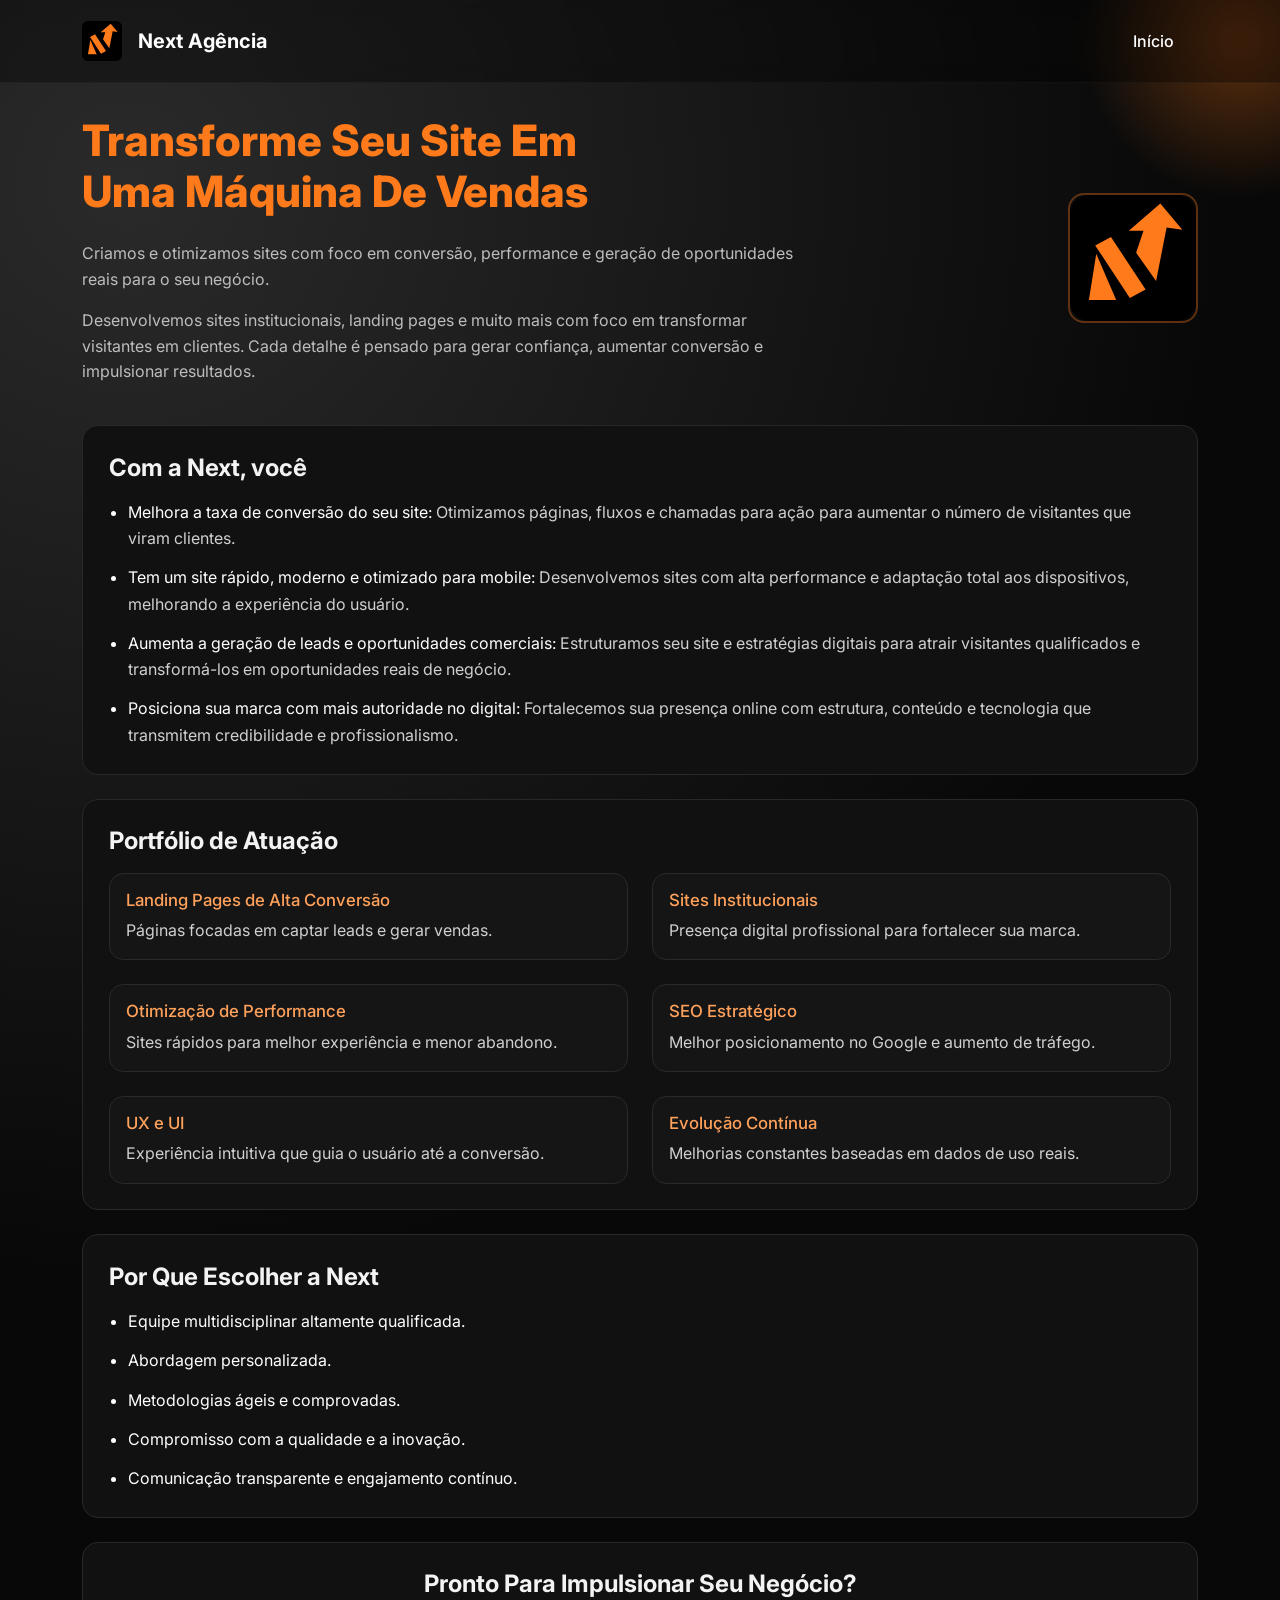
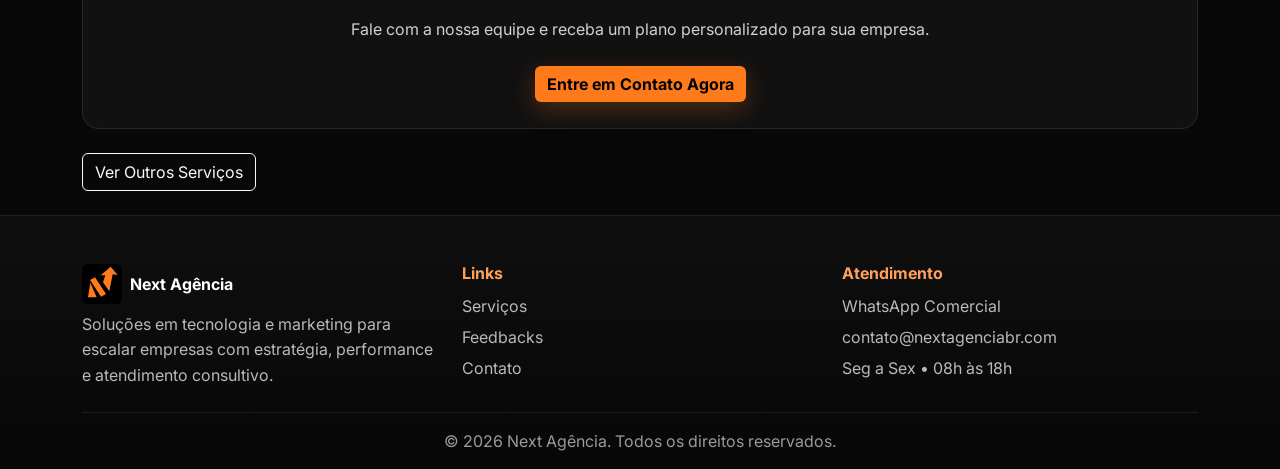
<file: servico-sites.html>
<!doctype html>
<html lang="pt-BR">
  <head>
    <meta charset="UTF-8" />
    <meta name="viewport" content="width=device-width, initial-scale=1.0" />

    <!-- Open Graph -->
    <meta property="og:title" content="Next Agência | Soluções Digitais">
    <meta property="og:description" content="Soluções em tecnologia e marketing para escalar empresas com estratégia, performance e resultados.">
    <meta property="og:image" content="https://nextagenciabr.com/assets/preview-v3.png">
    <meta property="og:url" content="https://nextagenciabr.com">
    <meta property="og:type" content="website">

    <meta property="og:image:type" content="image/png">
    <meta property="og:image:width" content="1200">
    <meta property="og:image:height" content="630">
    <!-- WhatsApp / Geral -->
    <meta name="twitter:card" content="summary_large_image">
    <title>Criação De Sites | Next Agência</title>

    <link rel="icon" type="image/svg+xml" href="assets/logo.svg">
    <link rel="icon" type="image/png" sizes="32x32" href="assets/favicon.png">
    <link rel="apple-touch-icon" href="assets/favicon.png">

    <link
      href="https://cdn.jsdelivr.net/npm/bootstrap@5.3.3/dist/css/bootstrap.min.css"
      rel="stylesheet"
    />
    <link rel="preconnect" href="https://fonts.googleapis.com" />
    <link rel="preconnect" href="https://fonts.gstatic.com" crossorigin />
    <link
      href="https://fonts.googleapis.com/css2?family=Inter:wght@100..900&display=swap"
      rel="stylesheet"
    />

    <link rel="stylesheet" href="styles.css" />
  </head>

  <body class="service-page">
    <header class="hero position-relative overflow-hidden" id="inicio">
      <nav class="navbar navbar-expand-lg py-3">
        <div class="container">
          <a
            class="navbar-brand d-flex align-items-center gap-3"
            href="index.html"
          >
            <img src="assets/logo.svg" alt="Logo Next Agência" class="logo" />
            <span class="brand-text">Next Agência</span>
          </a>

          <button
            class="navbar-toggler"
            type="button"
            data-bs-toggle="collapse"
            data-bs-target="#menu"
          >
            <span class="navbar-toggler-icon"></span>
          </button>

          <div class="collapse navbar-collapse" id="menu">
            <ul class="navbar-nav ms-auto align-items-lg-center gap-lg-3">
              <li class="nav-item">
                <a class="nav-link" href="index.html">Início</a>
              </li>

              <li class="nav-item">
              </li>
            </ul>
          </div>
        </div>
      </nav>

      <div class="container py-4 mt-2">
        <div class="row g-4 align-items-center mb-4">
          <div class="col-lg-8">
            <h1 class="section-title mb-4">
              Transforme Seu Site Em Uma Máquina De Vendas
            </h1>

            <p class="section-subtitle">
              Criamos e otimizamos sites com foco em conversão, performance e
              geração de oportunidades reais para o seu negócio.
            </p>
            <p class="section-subtitle">
              Desenvolvemos sites institucionais, landing pages e muito mais com
              foco em transformar visitantes em clientes. Cada detalhe é pensado
              para gerar confiança, aumentar conversão e impulsionar resultados.
            </p>
          </div>

          <div class="col-lg-4 text-lg-end">
            <img src="assets/logo.svg" class="service-hero-image" />
          </div>
        </div>

        <section class="service-detail-section mb-4">
          <h2 class="h4 mb-3">Com a Next, você</h2>

          <ul class="service-list m-0">
            <li>
              Melhora a taxa de conversão do seu site:
              <span class="color-secondary">
                Otimizamos páginas, fluxos e chamadas para ação para aumentar o
                número de visitantes que viram clientes.</span
              >
            </li>
            <li>
              Tem um site rápido, moderno e otimizado para mobile:
              <span class="color-secondary"
                >Desenvolvemos sites com alta performance e adaptação total aos
                dispositivos, melhorando a experiência do usuário.</span
              >
            </li>
            <li>
              Aumenta a geração de leads e oportunidades comerciais:
              <span class="color-secondary"
                >Estruturamos seu site e estratégias digitais para atrair
                visitantes qualificados e transformá-los em oportunidades reais
                de negócio.</span
              >
            </li>
            <li>
              Posiciona sua marca com mais autoridade no digital:
              <span class="color-secondary"
                >Fortalecemos sua presença online com estrutura, conteúdo e
                tecnologia que transmitem credibilidade e
                profissionalismo.</span
              >
            </li>
          </ul>
        </section>

        <section class="service-detail-section mb-4">
          <h2 class="h4 mb-3">Portfólio de Atuação</h2>

          <div class="row g-4">
            <div class="col-md-6">
              <article class="service-topic-card h-100">
                <h3>Landing Pages de Alta Conversão</h3>
                <p>Páginas focadas em captar leads e gerar vendas.</p>
              </article>
            </div>

            <div class="col-md-6">
              <article class="service-topic-card h-100">
                <h3>Sites Institucionais</h3>
                <p>Presença digital profissional para fortalecer sua marca.</p>
              </article>
            </div>

            <div class="col-md-6">
              <article class="service-topic-card h-100">
                <h3>Otimização de Performance</h3>
                <p>Sites rápidos para melhor experiência e menor abandono.</p>
              </article>
            </div>

            <div class="col-md-6">
              <article class="service-topic-card h-100">
                <h3>SEO Estratégico</h3>
                <p>Melhor posicionamento no Google e aumento de tráfego.</p>
              </article>
            </div>

            <div class="col-md-6">
              <article class="service-topic-card h-100">
                <h3>UX e UI</h3>
                <p>Experiência intuitiva que guia o usuário até a conversão.</p>
              </article>
            </div>

            <div class="col-md-6">
              <article class="service-topic-card h-100">
                <h3>Evolução Contínua</h3>
                <p>Melhorias constantes baseadas em dados de uso reais.</p>
              </article>
            </div>
          </div>
        </section>

        <section class="service-detail-section mb-4">
          <h2 class="h4 mb-3">Por Que Escolher a Next</h2>

          <ul class="service-list m-0">
            <li>Equipe multidisciplinar altamente qualificada.</li>
            <li>Abordagem personalizada.</li>
            <li>Metodologias ágeis e comprovadas.</li>
            <li>Compromisso com a qualidade e a inovação.</li>
            <li>Comunicação transparente e engajamento contínuo.</li>
          </ul>
        </section>

        <section class="service-detail-section text-center">
          <h2 class="h4 mb-3">Pronto Para Impulsionar Seu Negócio?</h2>

          <p class="mb-4">
            Fale com a nossa equipe e receba um plano personalizado para sua
            empresa.
          </p>

          <a
            class="btn btn-cta"
            target="_blank"
            href="https://wa.me/555198177045?text=Quero%20Um%20Site%20Que%20Gere%20Resultados"
          >
            Entre em Contato Agora
          </a>
        </section>

        <a href="index.html#servicos" class="btn btn-outline-light mt-4">
          Ver Outros Serviços
        </a>
      </div>
    </header>

    <footer class="footer-top pt-5 pb-3">
      <div class="container">
        <div class="row g-4">
          <div class="col-lg-4">
            <div class="d-flex align-items-center gap-2 mb-2">
              <img src="assets/logo.svg" class="logo" />
              <strong class="brand-text">Next Agência</strong>
            </div>

            <p class="footer-text mb-0">
              Soluções em tecnologia e marketing para escalar empresas com
              estratégia, performance e atendimento consultivo.
            </p>
          </div>

          <div class="col-6 col-lg-4">
            <h3 class="footer-title">Links</h3>
            <ul class="footer-links list-unstyled m-0">
              <li><a href="index.html#servicos">Serviços</a></li>
              <li><a href="index.html#feedbacks">Feedbacks</a></li>
              <li><a href="index.html#contato">Contato</a></li>
            </ul>
          </div>

          <div class="col-6 col-lg-4">
            <h3 class="footer-title">Atendimento</h3>
            <ul class="footer-links list-unstyled m-0">
              <li>
                <a href="https://wa.me/555198177045" target="_blank">
                  WhatsApp Comercial
                </a>
              </li>

              <li>
                <a href="mailto:contato@nextagenciabr.com">
                  contato@nextagenciabr.com
                </a>
              </li>

              <li>
                <span>Seg a Sex • 08h às 18h</span>
              </li>
            </ul>
          </div>
        </div>

        <div class="footer-bottom mt-4 pt-3 text-center">
          <p class="m-0">
            © <span id="year"></span> Next Agência. Todos os direitos
            reservados.
          </p>
        </div>
      </div>
    </footer>

    <script src="script.js"></script>
  </body>
</html>
</file>
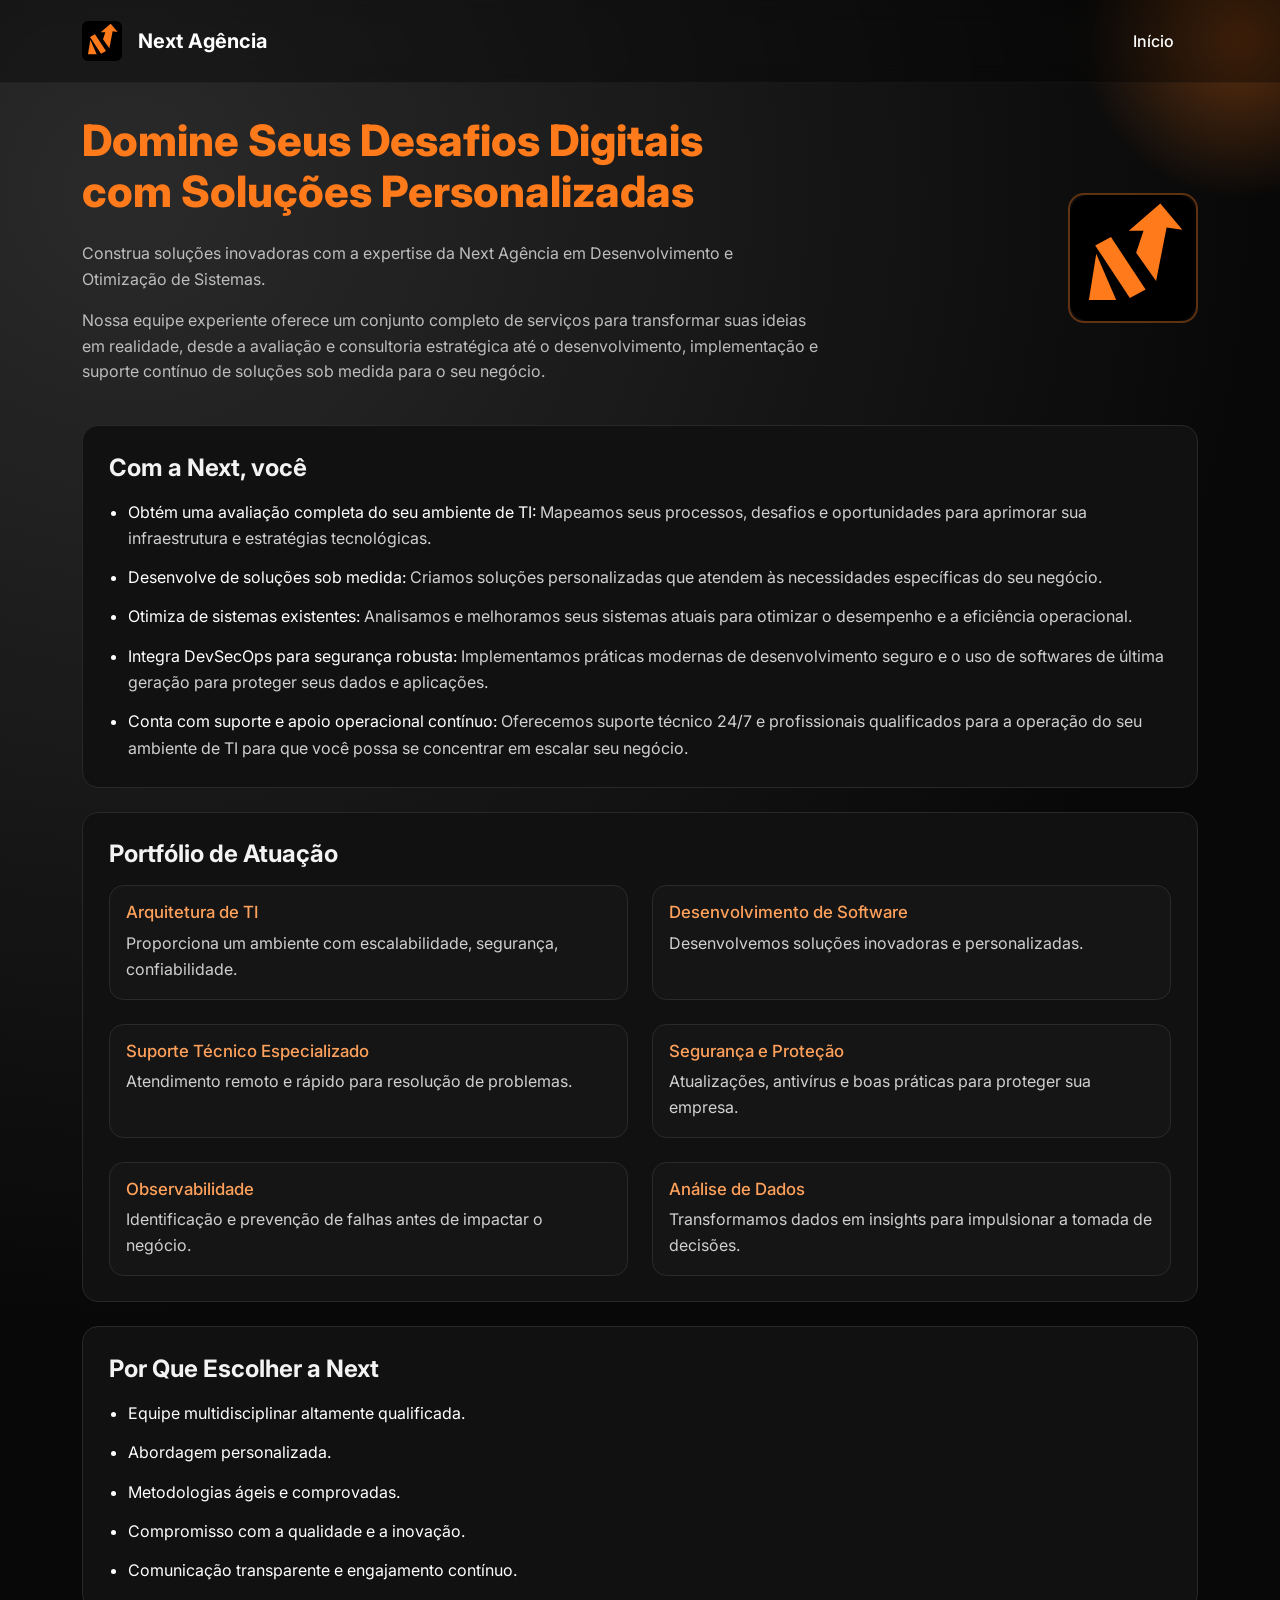
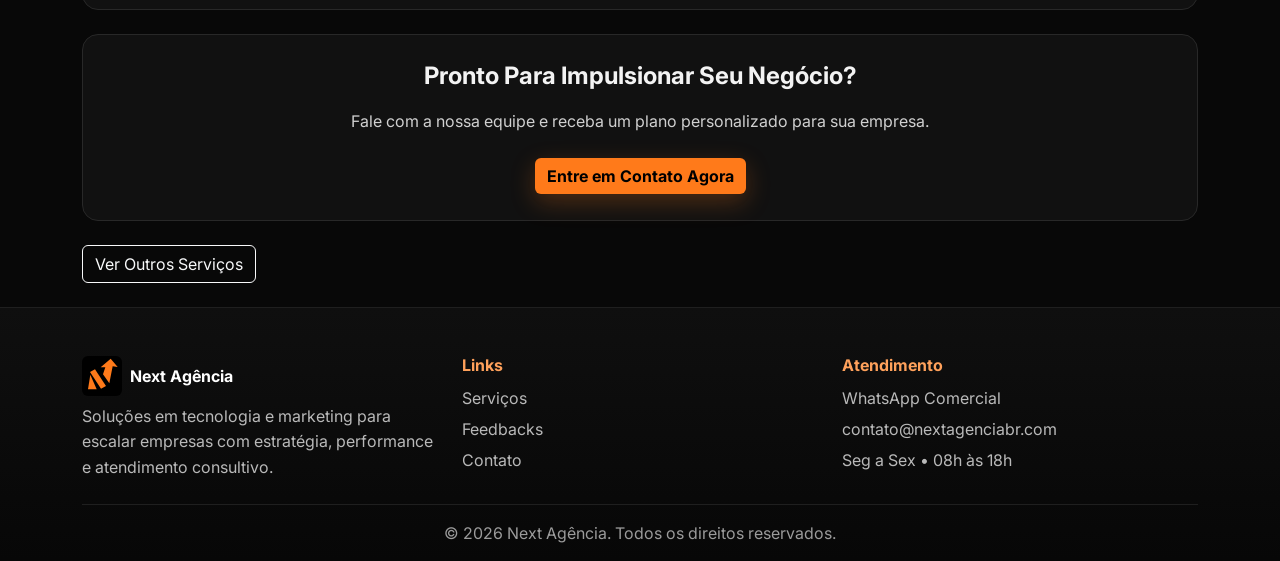
<file: servico-suporte-ti.html>
<!doctype html>
<html lang="pt-BR">
  <head>
    <meta charset="UTF-8" />
    <meta name="viewport" content="width=device-width, initial-scale=1.0" />

    <!-- Open Graph -->
    <meta property="og:title" content="Next Agência | Soluções Digitais">
    <meta property="og:description" content="Soluções em tecnologia e marketing para escalar empresas com estratégia, performance e resultados.">
    <meta property="og:image" content="https://nextagenciabr.com/assets/preview-v3.png">
    <meta property="og:url" content="https://nextagenciabr.com">
    <meta property="og:type" content="website">

    <meta property="og:image:type" content="image/png">
    <meta property="og:image:width" content="1200">
    <meta property="og:image:height" content="630">
    <!-- WhatsApp / Geral -->
    <meta name="twitter:card" content="summary_large_image">

    <title>Construção e Suporte de Sistemas | Next Agência</title>

    <link rel="icon" type="image/svg+xml" href="assets/logo.svg">
    <link rel="icon" type="image/png" sizes="32x32" href="assets/favicon.png">
    <link rel="apple-touch-icon" href="assets/favicon.png">

    <link
      href="https://cdn.jsdelivr.net/npm/bootstrap@5.3.3/dist/css/bootstrap.min.css"
      rel="stylesheet"
    />
    <link rel="preconnect" href="https://fonts.googleapis.com" />
    <link rel="preconnect" href="https://fonts.gstatic.com" crossorigin />
    <link
      href="https://fonts.googleapis.com/css2?family=Inter:wght@100..900&display=swap"
      rel="stylesheet"
    />

    <link rel="stylesheet" href="styles.css" />
  </head>

  <body class="service-page">
    <header class="hero position-relative overflow-hidden" id="inicio">
      <nav class="navbar navbar-expand-lg py-3">
        <div class="container">
          <a
            class="navbar-brand d-flex align-items-center gap-3"
            href="index.html"
          >
            <img src="assets/logo.svg" alt="Logo Next Agência" class="logo" />
            <span class="brand-text">Next Agência</span>
          </a>

          <button
            class="navbar-toggler"
            type="button"
            data-bs-toggle="collapse"
            data-bs-target="#menu"
          >
            <span class="navbar-toggler-icon"></span>
          </button>

          <div class="collapse navbar-collapse" id="menu">
            <ul class="navbar-nav ms-auto align-items-lg-center gap-lg-3">
              <li class="nav-item">
                <a class="nav-link" href="index.html">Início</a>
              </li>

              <li class="nav-item">
              </li>
            </ul>
          </div>
        </div>
      </nav>

      <div class="container py-4 mt-2">
        <div class="row g-4 align-items-center mb-4">
          <div class="col-lg-8">
            <h1 class="section-title mb-4">
              Domine Seus Desafios Digitais com Soluções Personalizadas
            </h1>

            <p class="section-subtitle">
              Construa soluções inovadoras com a expertise da Next Agência em
              Desenvolvimento e Otimização de Sistemas.
            </p>
            <p class="section-subtitle">
              Nossa equipe experiente oferece um conjunto completo de serviços
              para transformar suas ideias em realidade, desde a avaliação e
              consultoria estratégica até o desenvolvimento, implementação e
              suporte contínuo de soluções sob medida para o seu negócio.
            </p>
          </div>

          <div class="col-lg-4 text-lg-end">
            <img
              src="assets/logo.svg"
              alt="Imagem ilustrativa do serviço Suporte de TI"
              class="service-hero-image"
            />
          </div>
        </div>

        <section class="service-detail-section mb-4">
          <h2 class="h4 mb-3">Com a Next, você</h2>

          <ul class="service-list m-0">
            <li>
              Obtém uma avaliação completa do seu ambiente de TI:
              <span class="color-secondary"
                >Mapeamos seus processos, desafios e oportunidades para
                aprimorar sua infraestrutura e estratégias tecnológicas.</span
              >
            </li>
            <li>
              Desenvolve de soluções sob medida:
              <span class="color-secondary"
                >Criamos soluções personalizadas que atendem às necessidades
                específicas do seu negócio.</span
              >
            </li>
            <li>
              Otimiza de sistemas existentes:
              <span class="color-secondary"
                >Analisamos e melhoramos seus sistemas atuais para otimizar o
                desempenho e a eficiência operacional.</span
              >
            </li>
            <li>
              Integra DevSecOps para segurança robusta:
              <span class="color-secondary"
                >Implementamos práticas modernas de desenvolvimento seguro e o
                uso de softwares de última geração para proteger seus dados e
                aplicações.</span
              >
            </li>
            <li>
              Conta com suporte e apoio operacional contínuo:
              <span class="color-secondary"
                >Oferecemos suporte técnico 24/7 e profissionais qualificados
                para a operação do seu ambiente de TI para que você possa se
                concentrar em escalar seu negócio.</span
              >
            </li>
          </ul>
        </section>

        <section class="service-detail-section mb-4">
          <h2 class="h4 mb-3">Portfólio de Atuação</h2>

          <div class="row g-4">
            <div class="col-md-6">
              <article class="service-topic-card h-100">
                <h3>Arquitetura de TI</h3>
                <p>
                  Proporciona um ambiente com escalabilidade, segurança,
                  confiabilidade.
                </p>
              </article>
            </div>

            <div class="col-md-6">
              <article class="service-topic-card h-100">
                <h3>Desenvolvimento de Software</h3>
                <p>Desenvolvemos soluções inovadoras e personalizadas.</p>
              </article>
            </div>

            <div class="col-md-6">
              <article class="service-topic-card h-100">
                <h3>Suporte Técnico Especializado</h3>
                <p>Atendimento remoto e rápido para resolução de problemas.</p>
              </article>
            </div>

            <div class="col-md-6">
              <article class="service-topic-card h-100">
                <h3>Segurança e Proteção</h3>
                <p>
                  Atualizações, antivírus e boas práticas para proteger sua
                  empresa.
                </p>
              </article>
            </div>

            <div class="col-md-6">
              <article class="service-topic-card h-100">
                <h3>Observabilidade</h3>
                <p>
                  Identificação e prevenção de falhas antes de impactar o
                  negócio.
                </p>
              </article>
            </div>

            <div class="col-md-6">
              <article class="service-topic-card h-100">
                <h3>Análise de Dados</h3>
                <p>
                  Transformamos dados em insights para impulsionar a tomada de
                  decisões.
                </p>
              </article>
            </div>
          </div>
        </section>

        <section class="service-detail-section mb-4">
          <h2 class="h4 mb-3">Por Que Escolher a Next</h2>

          <ul class="service-list m-0">
            <li>Equipe multidisciplinar altamente qualificada.</li>
            <li>Abordagem personalizada.</li>
            <li>Metodologias ágeis e comprovadas.</li>
            <li>Compromisso com a qualidade e a inovação.</li>
            <li>Comunicação transparente e engajamento contínuo.</li>
          </ul>
        </section>

        <section class="service-detail-section text-center">
          <h2 class="h4 mb-3">Pronto Para Impulsionar Seu Negócio?</h2>

          <p class="mb-4">
            Fale com a nossa equipe e receba um plano personalizado para sua
            empresa.
          </p>

          <a
            class="btn btn-cta"
            target="_blank"
            rel="noopener noreferrer"
            href="https://wa.me/555198177045?text=Quero%20Uma%20Consultoria%20Personalizada%20De%20TI"
          >
            Entre em Contato Agora
          </a>
        </section>

        <a href="index.html#servicos" class="btn btn-outline-light mt-4">
          Ver Outros Serviços
        </a>
      </div>
    </header>

    <footer class="footer-top pt-5 pb-3">
      <div class="container">
        <div class="row g-4">
          <div class="col-lg-4">
            <div class="d-flex align-items-center gap-2 mb-2">
              <img src="assets/logo.svg" alt="Logo Next Agência" class="logo" />

              <strong class="brand-text"> Next Agência </strong>
            </div>

            <p class="footer-text mb-0">
              Soluções em tecnologia e marketing para escalar empresas com
              estratégia, performance e atendimento consultivo.
            </p>
          </div>

          <div class="col-6 col-lg-4">
            <h3 class="footer-title">Links</h3>

            <ul class="footer-links list-unstyled m-0">
              <li><a href="index.html#servicos">Serviços</a></li>
              <li><a href="index.html#feedbacks">Feedbacks</a></li>
              <li><a href="index.html#contato">Contato</a></li>
            </ul>
          </div>

          <div class="col-6 col-lg-4">
            <h3 class="footer-title">Atendimento</h3>

            <ul class="footer-links list-unstyled m-0">
              <li>
                <a
                  href="https://wa.me/555198177045?text=Olá%2C%20quero%20atendimento%20da%20Next%20Agência"
                  target="_blank"
                  rel="noopener noreferrer"
                >
                  WhatsApp Comercial
                </a>
              </li>

              <li>
                <a href="mailto:contato@nextagenciabr.com">
                  contato@nextagenciabr.com
                </a>
              </li>

              <li>
                <span>Seg a Sex • 08h às 18h</span>
              </li>
            </ul>
          </div>
        </div>

        <div class="footer-bottom mt-4 pt-3 text-center">
          <p class="m-0">
            © <span id="year"></span> Next Agência. Todos os direitos
            reservados.
          </p>
        </div>
      </div>
    </footer>

    <script src="https://cdn.jsdelivr.net/npm/bootstrap@5.3.3/dist/js/bootstrap.bundle.min.js"></script>
    <script src="script.js"></script>
  </body>
</html>
</file>
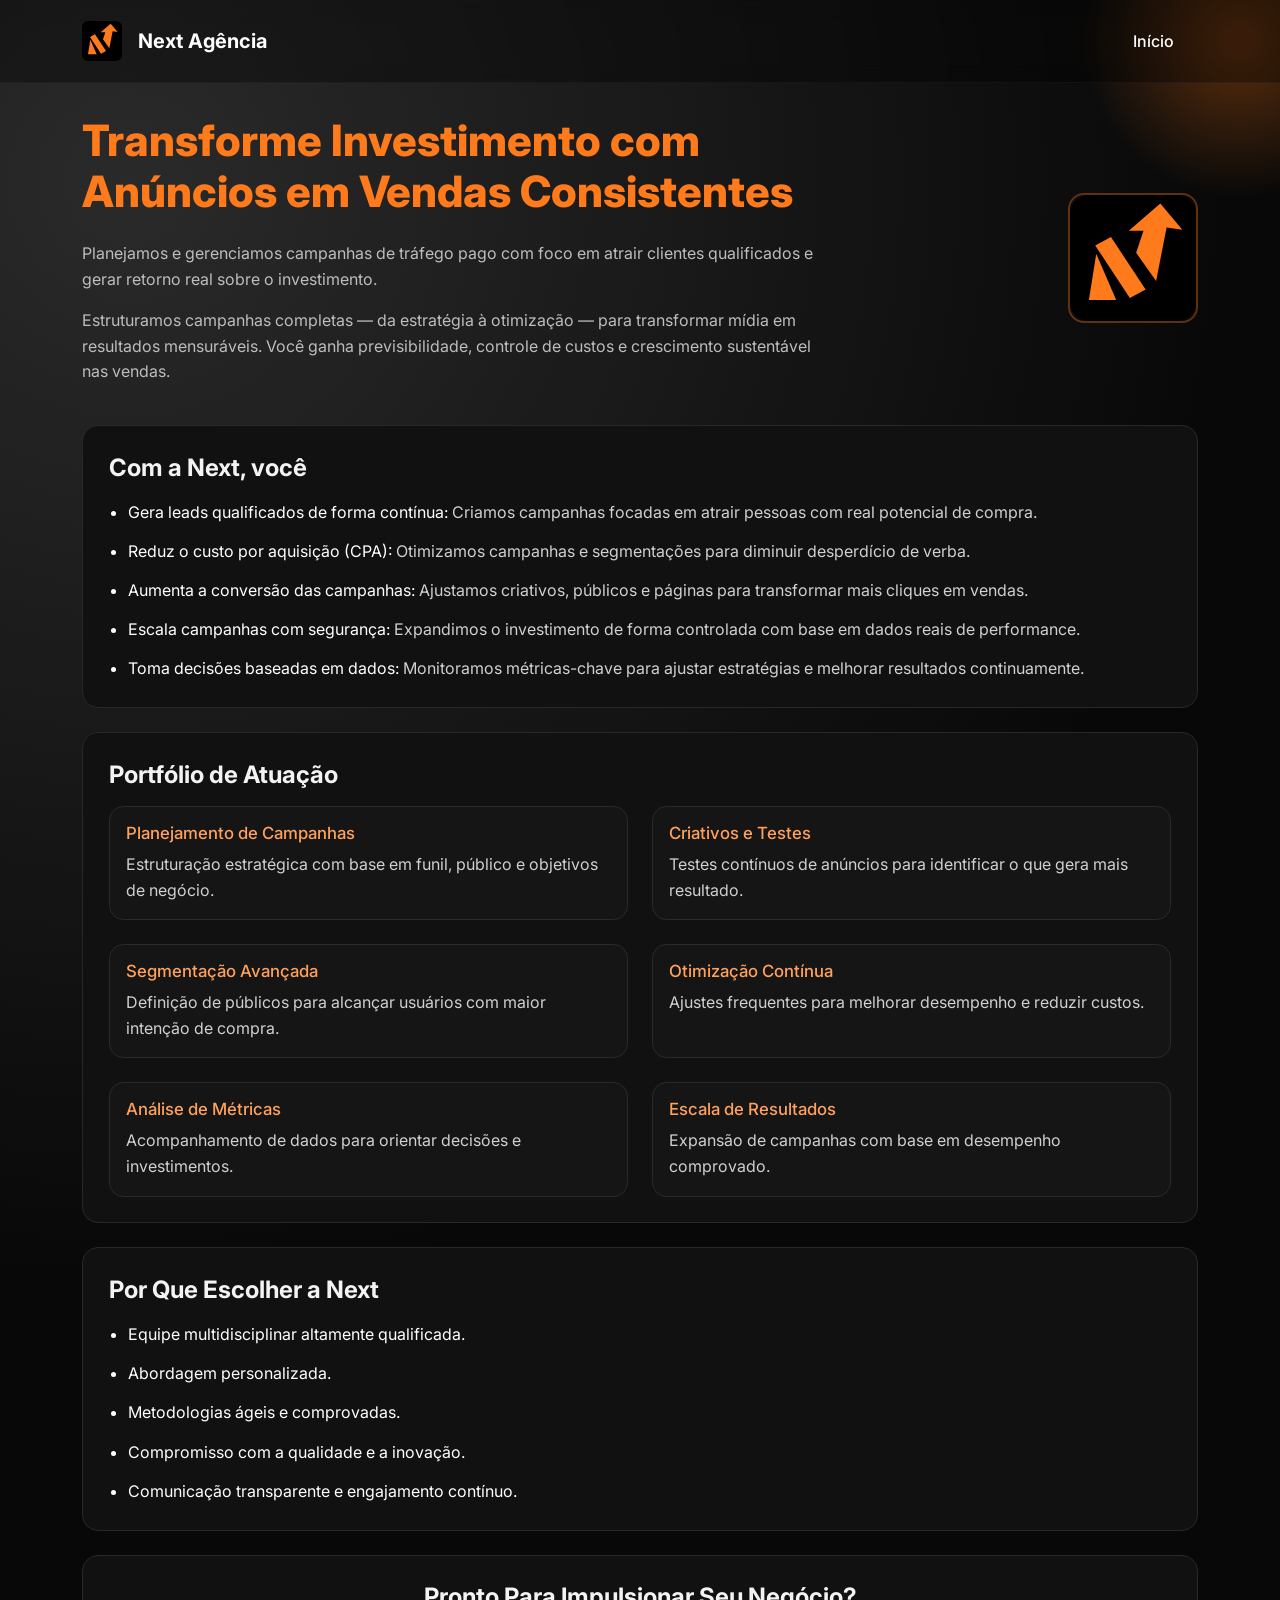
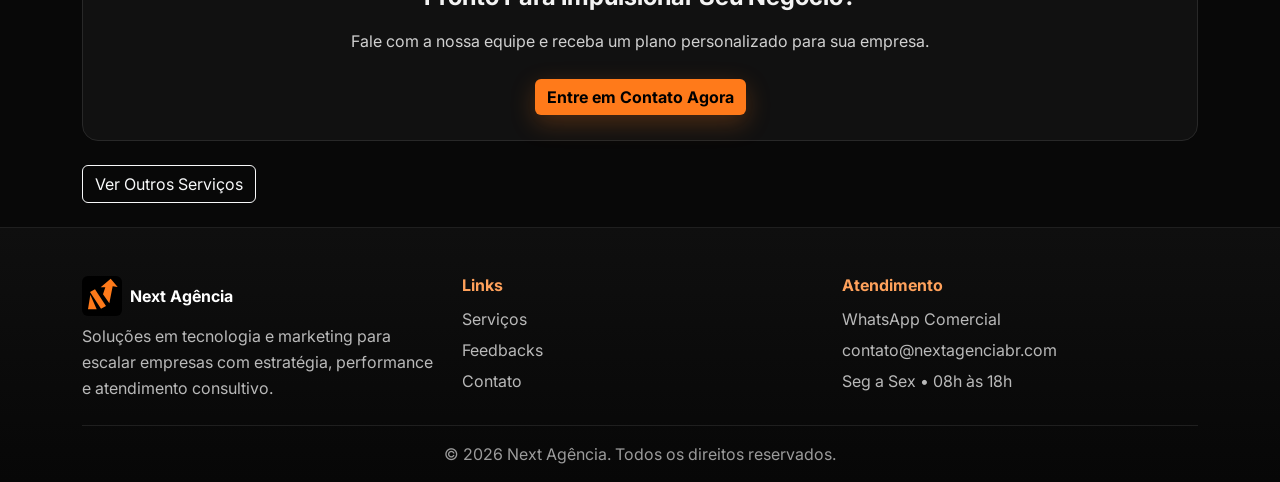
<file: servico-trafego-pago.html>
<!doctype html>
<html lang="pt-BR">
  <head>
    <meta charset="UTF-8" />
    <meta name="viewport" content="width=device-width, initial-scale=1.0" />

    <!-- Open Graph -->
    <meta property="og:title" content="Next Agência | Soluções Digitais">
    <meta property="og:description" content="Soluções em tecnologia e marketing para escalar empresas com estratégia, performance e resultados.">
    <meta property="og:image" content="https://nextagenciabr.com/assets/preview-v3.png">
    <meta property="og:url" content="https://nextagenciabr.com">
    <meta property="og:type" content="website">

    <meta property="og:image:type" content="image/png">
    <meta property="og:image:width" content="1200">
    <meta property="og:image:height" content="630">
    <!-- WhatsApp / Geral -->
    <meta name="twitter:card" content="summary_large_image">

    <title>Tráfego Pago | Next Agência</title>

    <link rel="icon" type="image/svg+xml" href="assets/logo.svg">
    <link rel="icon" type="image/png" sizes="32x32" href="assets/favicon.png">
    <link rel="apple-touch-icon" href="assets/favicon.png">

    <link
      href="https://cdn.jsdelivr.net/npm/bootstrap@5.3.3/dist/css/bootstrap.min.css"
      rel="stylesheet"
    />
    <link rel="preconnect" href="https://fonts.googleapis.com" />
    <link rel="preconnect" href="https://fonts.gstatic.com" crossorigin />
    <link
      href="https://fonts.googleapis.com/css2?family=Inter:wght@100..900&display=swap"
      rel="stylesheet"
    />

    <link rel="stylesheet" href="styles.css" />
  </head>

  <body class="service-page">
    <header class="hero position-relative overflow-hidden" id="inicio">
      <nav class="navbar navbar-expand-lg py-3">
        <div class="container">
          <a
            class="navbar-brand d-flex align-items-center gap-3"
            href="index.html"
          >
            <img src="assets/logo.svg" alt="Logo Next Agência" class="logo" />
            <span class="brand-text">Next Agência</span>
          </a>

          <button
            class="navbar-toggler"
            type="button"
            data-bs-toggle="collapse"
            data-bs-target="#menu"
          >
            <span class="navbar-toggler-icon"></span>
          </button>

          <div class="collapse navbar-collapse" id="menu">
            <ul class="navbar-nav ms-auto align-items-lg-center gap-lg-3">
              <li class="nav-item">
                <a class="nav-link" href="index.html">Início</a>
              </li>

              <li class="nav-item">
              </li>
            </ul>
          </div>
        </div>
      </nav>

      <div class="container py-4 mt-2">
        <div class="row g-4 align-items-center mb-4">
          <div class="col-lg-8">
            <h1 class="section-title mb-4">
              Transforme Investimento com Anúncios em Vendas Consistentes
            </h1>

            <p class="section-subtitle">
              Planejamos e gerenciamos campanhas de tráfego pago com foco em
              atrair clientes qualificados e gerar retorno real sobre o
              investimento.
            </p>

            <p class="section-subtitle">
              Estruturamos campanhas completas — da estratégia à otimização —
              para transformar mídia em resultados mensuráveis. Você ganha
              previsibilidade, controle de custos e crescimento sustentável nas
              vendas.
            </p>
          </div>

          <div class="col-lg-4 text-lg-end">
            <img src="assets/logo.svg" class="service-hero-image" />
          </div>
        </div>

        <section class="service-detail-section mb-4">
          <h2 class="h4 mb-3">Com a Next, você</h2>

          <ul class="service-list m-0">
            <li>
              Gera leads qualificados de forma contínua:
              <span class="color-secondary">
                Criamos campanhas focadas em atrair pessoas com real potencial
                de compra.
              </span>
            </li>

            <li>
              Reduz o custo por aquisição (CPA):
              <span class="color-secondary">
                Otimizamos campanhas e segmentações para diminuir desperdício de
                verba.
              </span>
            </li>

            <li>
              Aumenta a conversão das campanhas:
              <span class="color-secondary">
                Ajustamos criativos, públicos e páginas para transformar mais
                cliques em vendas.
              </span>
            </li>

            <li>
              Escala campanhas com segurança:
              <span class="color-secondary">
                Expandimos o investimento de forma controlada com base em dados
                reais de performance.
              </span>
            </li>

            <li>
              Toma decisões baseadas em dados:
              <span class="color-secondary">
                Monitoramos métricas-chave para ajustar estratégias e melhorar
                resultados continuamente.
              </span>
            </li>
          </ul>
        </section>

        <section class="service-detail-section mb-4">
          <h2 class="h4 mb-3">Portfólio de Atuação</h2>

          <div class="row g-4">
            <div class="col-md-6">
              <article class="service-topic-card h-100">
                <h3>Planejamento de Campanhas</h3>
                <p>
                  Estruturação estratégica com base em funil, público e
                  objetivos de negócio.
                </p>
              </article>
            </div>

            <div class="col-md-6">
              <article class="service-topic-card h-100">
                <h3>Criativos e Testes</h3>
                <p>
                  Testes contínuos de anúncios para identificar o que gera mais
                  resultado.
                </p>
              </article>
            </div>

            <div class="col-md-6">
              <article class="service-topic-card h-100">
                <h3>Segmentação Avançada</h3>
                <p>
                  Definição de públicos para alcançar usuários com maior
                  intenção de compra.
                </p>
              </article>
            </div>

            <div class="col-md-6">
              <article class="service-topic-card h-100">
                <h3>Otimização Contínua</h3>
                <p>
                  Ajustes frequentes para melhorar desempenho e reduzir custos.
                </p>
              </article>
            </div>

            <div class="col-md-6">
              <article class="service-topic-card h-100">
                <h3>Análise de Métricas</h3>
                <p>
                  Acompanhamento de dados para orientar decisões e
                  investimentos.
                </p>
              </article>
            </div>

            <div class="col-md-6">
              <article class="service-topic-card h-100">
                <h3>Escala de Resultados</h3>
                <p>Expansão de campanhas com base em desempenho comprovado.</p>
              </article>
            </div>
          </div>
        </section>

        <section class="service-detail-section mb-4">
          <h2 class="h4 mb-3">Por Que Escolher a Next</h2>

          <ul class="service-list m-0">
            <li>Equipe multidisciplinar altamente qualificada.</li>
            <li>Abordagem personalizada.</li>
            <li>Metodologias ágeis e comprovadas.</li>
            <li>Compromisso com a qualidade e a inovação.</li>
            <li>Comunicação transparente e engajamento contínuo.</li>
          </ul>
        </section>

        <section class="service-detail-section text-center">
          <h2 class="h4 mb-3">Pronto Para Impulsionar Seu Negócio?</h2>

          <p class="mb-4">
            Fale com a nossa equipe e receba um plano personalizado para sua
            empresa.
          </p>

          <a
            class="btn btn-cta"
            target="_blank"
            href="https://wa.me/555198177045?text=Quero%20Gerar%20Mais%20Leads%20Com%20Tr%C3%A1fego%20Pago"
          >
            Entre em Contato Agora
          </a>
        </section>

        <a href="index.html#servicos" class="btn btn-outline-light mt-4">
          Ver Outros Serviços
        </a>
      </div>
    </header>

    <footer class="footer-top pt-5 pb-3">
      <div class="container">
        <div class="row g-4">
          <div class="col-lg-4">
            <div class="d-flex align-items-center gap-2 mb-2">
              <img src="assets/logo.svg" class="logo" />
              <strong class="brand-text">Next Agência</strong>
            </div>

            <p class="footer-text mb-0">
              Soluções em tecnologia e marketing para escalar empresas com
              estratégia, performance e atendimento consultivo.
            </p>
          </div>

          <div class="col-6 col-lg-4">
            <h3 class="footer-title">Links</h3>
            <ul class="footer-links list-unstyled m-0">
              <li><a href="index.html#servicos">Serviços</a></li>
              <li><a href="index.html#feedbacks">Feedbacks</a></li>
              <li><a href="index.html#contato">Contato</a></li>
            </ul>
          </div>

          <div class="col-6 col-lg-4">
            <h3 class="footer-title">Atendimento</h3>
            <ul class="footer-links list-unstyled m-0">
              <li>
                <a href="https://wa.me/555198177045" target="_blank">
                  WhatsApp Comercial
                </a>
              </li>

              <li>
                <a href="mailto:contato@nextagenciabr.com">
                  contato@nextagenciabr.com
                </a>
              </li>

              <li>
                <span>Seg a Sex • 08h às 18h</span>
              </li>
            </ul>
          </div>
        </div>

        <div class="footer-bottom mt-4 pt-3 text-center">
          <p class="m-0">
            © <span id="year"></span> Next Agência. Todos os direitos
            reservados.
          </p>
        </div>
      </div>
    </footer>

    <script src="script.js"></script>
  </body>
</html>
</file>
<file: styles.css>
:root {
  --brand-orange: #ff7a1a;
  --brand-orange-soft: #ffa15b;
  --brand-black: #080808;
  --brand-dark: #111111;
  --brand-gray: #bdbdbd;
}

* {
  font-family: 'Inter', sans-serif;
}

body {
  background: var(--brand-black);
  color: #fff;
  scroll-behavior: smooth;
}

.navbar {
  background: rgba(0, 0, 0, 0.35);
  backdrop-filter: blur(10px);
  border-bottom: 1px solid rgba(255, 255, 255, 0.04);
}

.logo {
  width: 40px;
  height: 40px;
}

.brand-text {
  color: #fff;
  font-weight: 700;
}

.nav-link {
  color: #fff;
  font-weight: 500;
  transition: color 0.2s ease;
}

.nav-link:hover,
.nav-link:focus {
  color: var(--brand-orange-soft);
}

.hero {
  min-height: 92vh;
  background: radial-gradient(
    circle at 10% 10%,
    #2a2a2a 0%,
    var(--brand-black) 55%
  );
}

.hero::before {
  content: '';
  position: absolute;
  right: -120px;
  top: -120px;
  width: 320px;
  height: 320px;
  background: radial-gradient(
    circle,
    rgba(255, 122, 26, 0.35),
    transparent 70%
  );
  pointer-events: none;
}

.floating {
  position: absolute;
  border-radius: 50%;
  filter: blur(2px);
  opacity: 0.35;
  pointer-events: none;
  animation: float 12s ease-in-out infinite;
}

.floating-1 {
  width: 90px;
  height: 90px;
  background: rgba(255, 122, 26, 0.6);
  top: 20%;
  left: 6%;
}

.floating-2 {
  width: 120px;
  height: 120px;
  background: rgba(255, 122, 26, 0.3);
  bottom: 10%;
  right: 12%;
  animation-delay: 2s;
}

.floating-3 {
  width: 50px;
  height: 50px;
  background: rgba(255, 255, 255, 0.2);
  top: 35%;
  right: 30%;
  animation-delay: 4s;
}

.badge-custom {
  display: inline-block;
  background-color: rgba(255, 122, 26, 0.15);
  border: 1px solid rgba(255, 122, 26, 0.45);
  color: var(--brand-orange-soft);
  padding: 0.5rem 1rem;
  border-radius: 999px;
  font-weight: 600;
}

.gradient-text {
  background: linear-gradient(45deg, #fff, #ffd1ac, #ff7a1a);
  -webkit-background-clip: text;
  -webkit-text-fill-color: transparent;
}

.btn-cta,
.btn-whatsapp {
  background: var(--brand-orange);
  color: #000;
  border: none;
  font-weight: 700;
  box-shadow: 0 8px 24px rgba(255, 122, 26, 0.25);
}

.btn-cta:hover,
.btn-whatsapp:hover {
  background: #ff8e3f;
  color: #000;
  transform: translateY(-2px);
}

.pulse {
  animation: pulse 2.6s infinite;
}

.glass {
  backdrop-filter: blur(14px);
}

.hero-card {
  background: linear-gradient(
    135deg,
    rgba(255, 122, 26, 0.18),
    rgba(255, 122, 26, 0.05)
  );
  border: 1px solid rgba(255, 122, 26, 0.25);
  border-radius: 1rem;
}

.stats-card {
  background: rgba(255, 255, 255, 0.02);
  border: 1px solid rgba(255, 122, 26, 0.2);
  border-radius: 1rem;
  padding: 1rem;
  display: flex;
  flex-direction: column;
  gap: 0.2rem;
}

.stats-card strong {
  color: var(--brand-orange);
  font-size: 1.8rem;
  line-height: 1;
}

.stats-card span {
  color: #d6d6d6;
  font-size: 0.9rem;
}

.section {
  background-color: var(--brand-black);
}

.section-title {
  font-weight: 800;
  color: var(--brand-orange);
}

.section-subtitle {
  color: var(--brand-gray);
}

.service-card,
.feedback-card {
  position: relative;
  overflow: hidden;
  background: var(--brand-dark);
  border: 1px solid #262626;
  border-radius: 1rem;
  padding: 1.5rem;
  transition:
    transform 0.25s ease,
    border-color 0.25s ease;
}

.shine::after {
  content: '';
  position: absolute;
  top: -120%;
  left: -120%;
  width: 70%;
  height: 220%;
  background: linear-gradient(
    120deg,
    transparent,
    rgba(255, 255, 255, 0.14),
    transparent
  );
  transform: rotate(20deg);
  transition: all 0.6s ease;
}

.shine:hover::after {
  top: -20%;
  left: 130%;
}

.service-card:hover,
.feedback-card:hover {
  transform: translateY(-6px);
  border-color: var(--brand-orange);
}

.service-card h3 {
  color: #fff;
  font-size: 1.2rem;
  margin-bottom: 0.8rem;
}

.service-card p,
.feedback-card p {
  color: #cbcbcb;
  margin: 0;
}

.feedbacks {
  background: linear-gradient(180deg, var(--brand-black), #0f0f0f);
  p {
    margin-top: 0.5rem;
  }
}

.feedback-client {
  color: var(--brand-orange-soft);
  font-weight: 700;
  margin-top: 1rem;
}

.cta-section {
  background: linear-gradient(180deg, #101010, #080808);
}

.cta-box {
  border: 1px solid rgba(255, 122, 26, 0.35);
  border-radius: 1.2rem;
  padding: 2.5rem 1.5rem;
  background: rgba(255, 122, 26, 0.08);
}

.btn-instagram {
  background: linear-gradient(45deg, #fd1d1d, #fcb045);
  color: #000;
  border: none;
  font-weight: 700;
}

.btn-instagram:hover {
  color: #000;
  transform: translateY(-2px);
}

.instagram-section {
  background: linear-gradient(180deg, #0c0c0c, #090909);
}

.instagram-card-real {
  background: #131313;
  border: 1px solid #2a2a2a;
  border-radius: 1rem;
  overflow: hidden;
  transition:
    transform 0.25s ease,
    border-color 0.25s ease;
}

.instagram-card-real:hover {
  transform: translateY(-6px);
  border-color: var(--brand-orange);
}

.ig-header {
  display: flex;
  align-items: center;
  gap: 0.75rem;
  padding: 0.9rem;
  border-bottom: 1px solid #212121;
}

.ig-avatar {
  width: 34px;
  height: 34px;
  border-radius: 50%;
  background: linear-gradient(45deg, #fd1d1d, #fcb045);
  display: inline-flex;
  align-items: center;
  justify-content: center;
  color: #000;
  font-weight: 800;
}

.ig-header p {
  margin: 0;
  color: #ababab;
  font-size: 0.8rem;
}

.ig-media {
  min-height: 260px;
  background: radial-gradient(
    circle at 20% 20%,
    rgba(255, 122, 26, 0.45),
    rgba(7, 7, 7, 0.95)
  );
  display: flex;
  align-items: flex-end;
  padding: 0.9rem;
}

.ig-chip {
  background: rgba(0, 0, 0, 0.6);
  border: 1px solid rgba(255, 255, 255, 0.15);
  border-radius: 999px;
  padding: 0.3rem 0.7rem;
  font-size: 0.8rem;
}

.ig-body {
  padding: 0.9rem;
}

.ig-body p {
  color: #cfcfcf;
  margin-bottom: 0.65rem;
}

.instagram-open {
  color: var(--brand-orange-soft);
  text-decoration: none;
  font-weight: 700;
}

.instagram-open:hover {
  color: var(--brand-orange);
}

footer {
  border-top: 1px solid #1f1f1f;
  color: #9b9b9b;
}

.reveal {
  opacity: 0;
  transform: translateY(30px) scale(0.98);
  transition:
    opacity 0.75s ease,
    transform 0.75s ease;
}

.reveal.visible {
  opacity: 1;
  transform: translateY(0) scale(1);
}

@keyframes float {
  0%,
  100% {
    transform: translateY(0);
  }
  50% {
    transform: translateY(-20px);
  }
}

@keyframes pulse {
  0%,
  100% {
    box-shadow: 0 8px 24px rgba(255, 122, 26, 0.25);
  }
  50% {
    box-shadow: 0 12px 30px rgba(255, 122, 26, 0.45);
  }
}

@media (max-width: 991px) {
  .navbar-collapse {
    margin-top: 1rem;
    background: #111;
    border-radius: 0.75rem;
    padding: 1rem;
  }

  .floating {
    display: none;
  }
}

.nav-link.active {
  color: var(--brand-orange);
}

.team-card {
  background: #131313;
  border: 1px solid #2a2a2a;
  border-radius: 1rem;
  padding: 1.3rem;
  transition:
    transform 0.25s ease,
    border-color 0.25s ease;
}

.team-card:hover {
  transform: translateY(-6px);
  border-color: var(--brand-orange);
}

.team-photo {
  width: 88px;
  height: 88px;
  border-radius: 50%;
  border: 2px solid rgba(255, 122, 26, 0.5);
  object-fit: cover;
}

.team-role {
  color: var(--brand-orange-soft);
  font-weight: 700;
}

.service-more {
  margin-top: 1rem;
  background: transparent;
  border: 1px solid rgba(255, 122, 26, 0.7);
  color: var(--brand-orange-soft);
  font-weight: 700;
  opacity: 0;
  transform: translateY(8px);
  transition: all 0.25s ease;
}

.service-card:hover .service-more {
  opacity: 1;
  transform: translateY(0);
}

.service-more:hover {
  background: var(--brand-orange);
  color: #000;
}

.service-hero-image {
  width: 130px;
  height: 130px;
  border-radius: 1rem;
  border: 2px solid rgba(255, 122, 26, 0.35);
}

.service-detail-section {
  background: #111;
  border: 1px solid #282828;
  border-radius: 1rem;
  padding: 1.4rem;
}

.service-topic-card {
  background: #151515;
  border: 1px solid #2a2a2a;
  border-radius: 0.9rem;
  padding: 1rem;
}

.service-topic-card h3 {
  font-size: 1.05rem;
  color: var(--brand-orange-soft);
  margin-bottom: 0.45rem;
}

.service-topic-card p,
.service-detail-section p {
  margin: 0;
  color: #d0d0d0;
}

.service-detail-section p + p {
  margin-top: 0.75rem;
}

.service-list {
  padding-left: 1.2rem;
  display: grid;
  gap: 0.55rem;
}

.color-secondary {
  color: #d0d0d0;
}

@media (max-width: 991px) {
  .service-more {
    opacity: 1;
    transform: translateY(0);
  }
}

.service-page .section-title {
  font-size: clamp(1.8rem, 3.4vw, 2.7rem);
  line-height: 1.18;
  text-wrap: balance;
}

.service-page .section-subtitle {
  max-width: 760px;
  line-height: 1.6;
}

.service-page .service-detail-section {
  padding: 1.6rem;
}

.service-page .service-detail-section h2 {
  color: #f3f3f3;
  font-weight: 700;
  line-height: 1.3;
}

.service-page .service-detail-section p,
.service-page .service-list li,
.service-page .service-topic-card p {
  line-height: 1.65;
}

.service-page .service-list li + li {
  margin-top: 0.25rem;
}

@media (max-width: 991px) {
  .service-page .service-detail-section {
    padding: 1.25rem;
  }
}

.footer-top {
  background: linear-gradient(180deg, #0f0f0f, #070707);
  border-top: 1px solid #1f1f1f;
  padding: 1rem;
}

.footer-title {
  font-size: 1rem;
  color: var(--brand-orange-soft);
  font-weight: 700;
  margin-bottom: 0.7rem;
}

.footer-text {
  color: #b9b9b9;
  line-height: 1.6;
}

.footer-links {
  display: grid;
  gap: 0.45rem;
}

.footer-links a,
.footer-links span {
  color: #b9b9b9;
  text-decoration: none;
}

.footer-links a:hover {
  color: var(--brand-orange-soft);
}

.footer-bottom {
  border-top: 1px solid #1f1f1f;
  color: #9b9b9b;
}

@media (max-width: 768px) {
  .footer-top .col-6 {
    width: 38%;
  }
}

/* ===== Ajustes das Tasks ===== */

/* Clarear menu hamburguer mobile */
.navbar-toggler {
  border-color: rgba(255, 255, 255, 0.25);
}

.navbar-toggler-icon {
  filter: brightness(5);
}

/* Melhorar leitura do texto da hero */
.hero .lead {
  color: #e5e5e5;
}

/* Espaçamento feedbacks */
.feedback-card p:first-child {
  margin-bottom: 1.4rem;
}

.feedback-client {
  margin-top: 1.4rem;
}

/* Corrigir quebra de email no footer */
.footer-links a {
  word-break: break-word;
}

.footer-text {
  word-break: break-word;
}

/* Reduzir espaçamento footer mobile */
@media (max-width: 768px) {
  .footer-links {
    gap: 0.3rem;
  }

  .footer-top .col-6 {
    width: 48%;
  }

  .footer-links a,
  .footer-links span {
    font-size: 0.9rem;
  }
}
</file>
